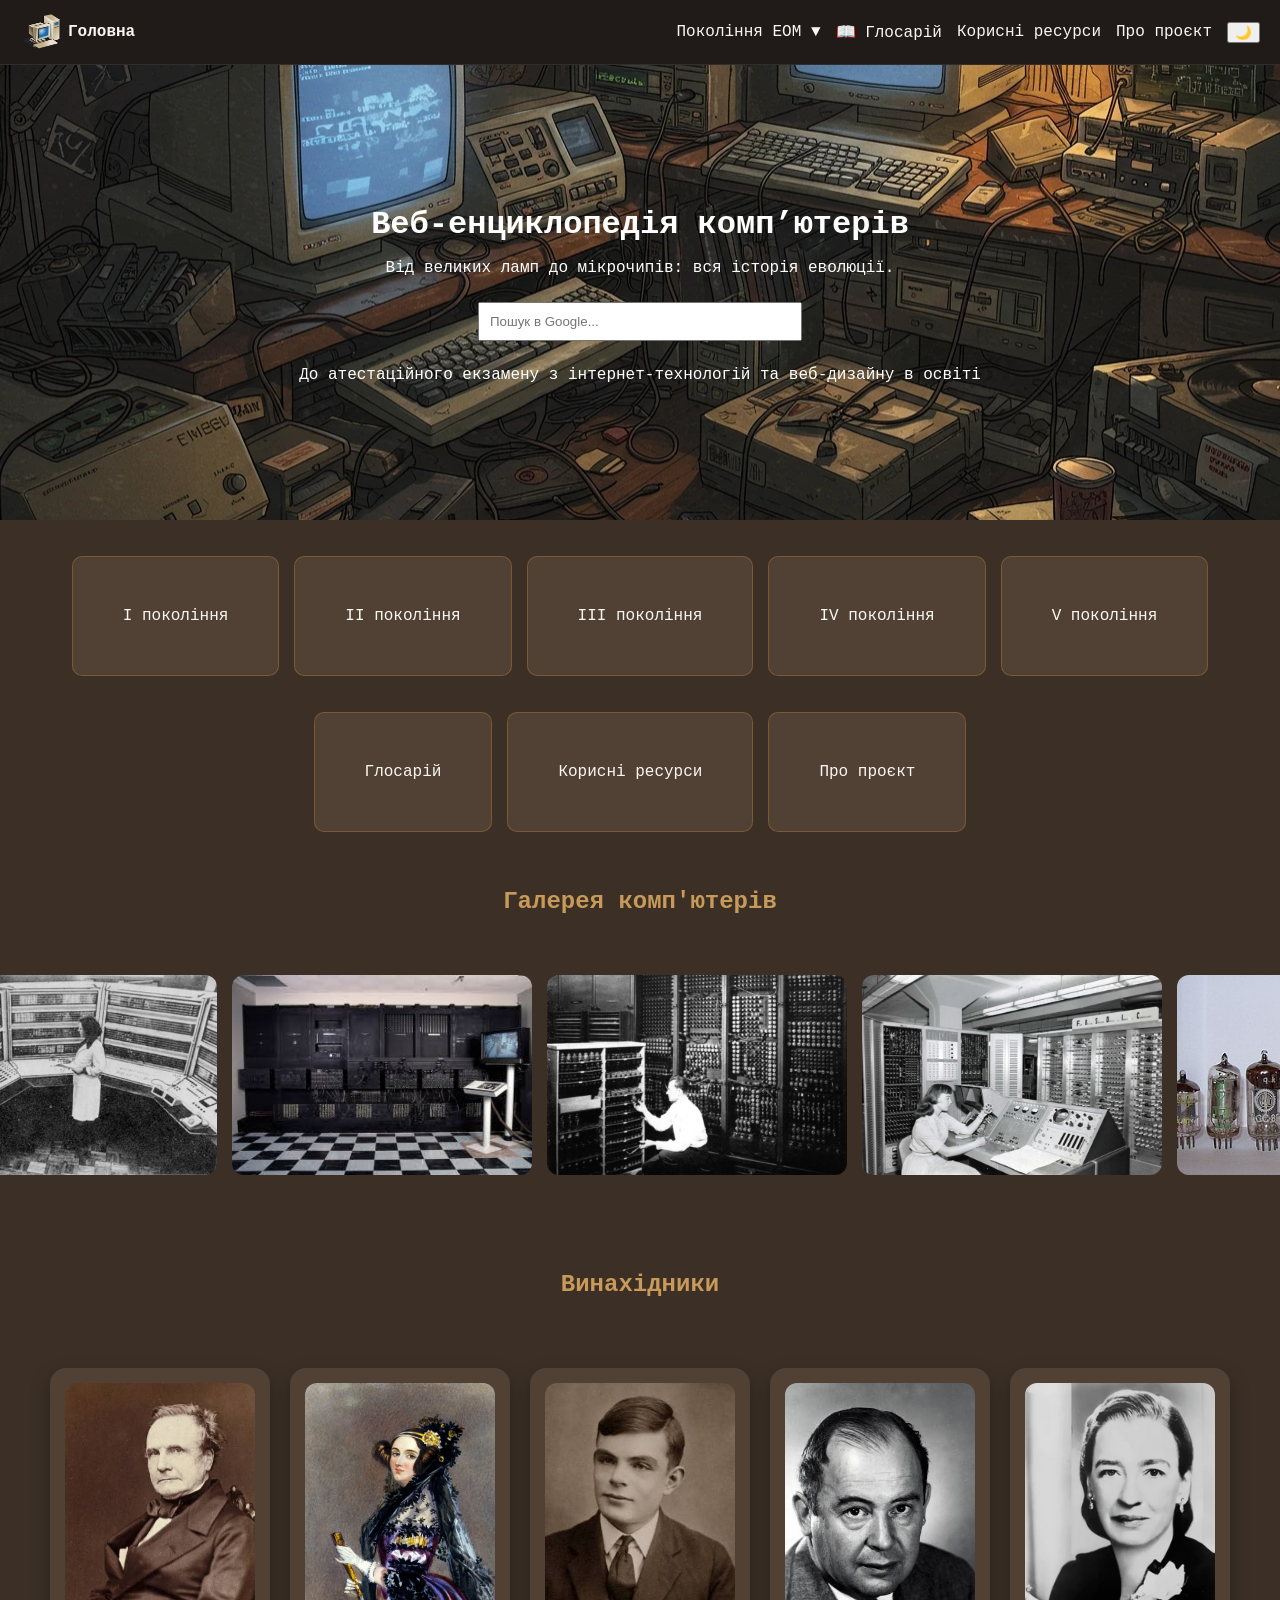
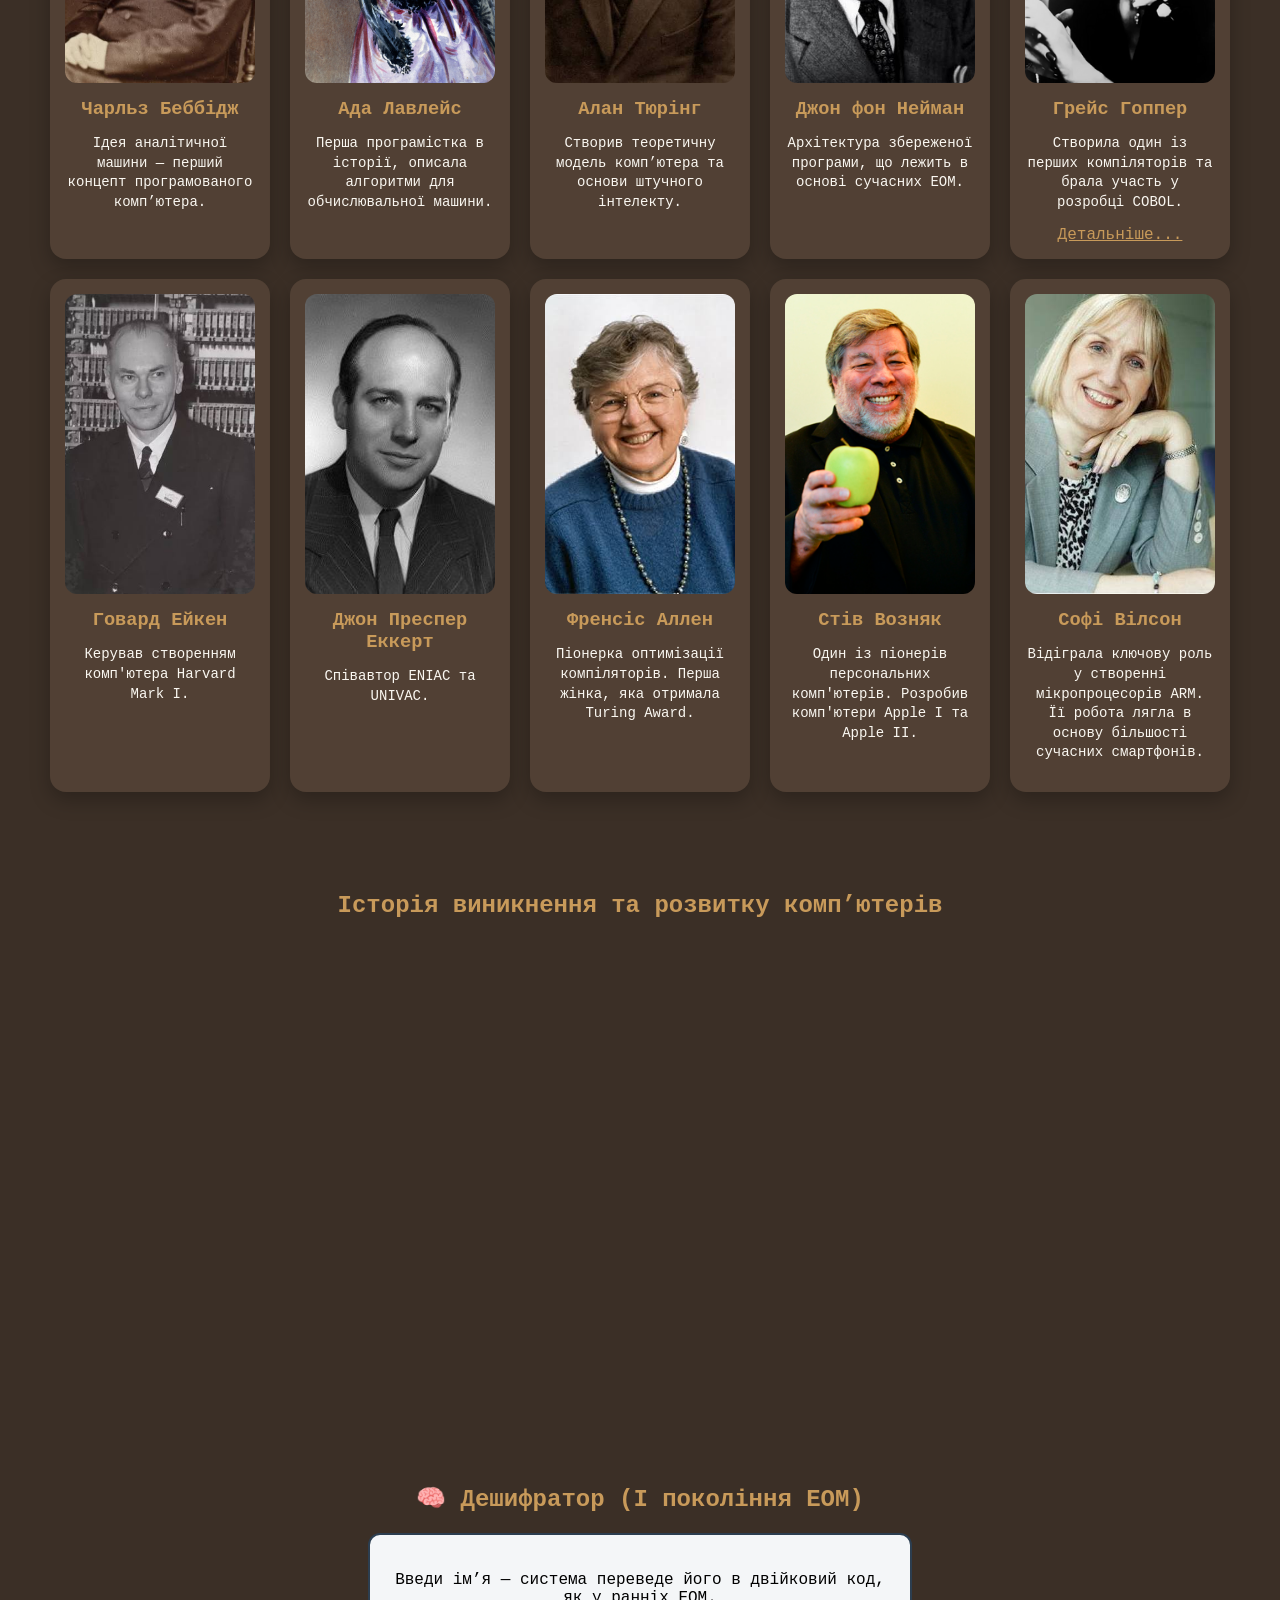
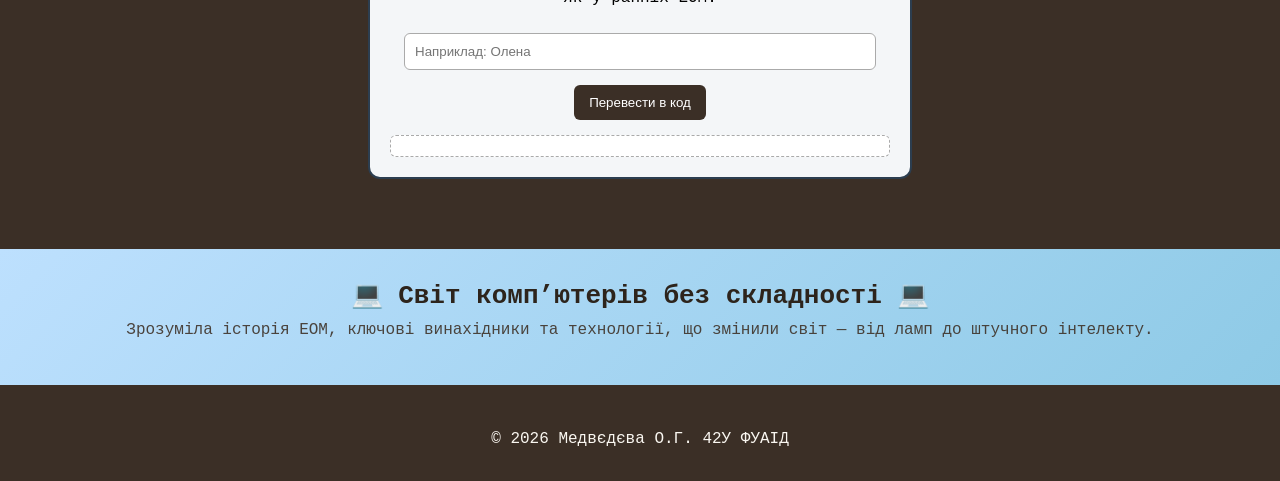
<file: index.html>
<!DOCTYPE html>
<html lang="uk">
<head>
<meta charset="UTF-8">
<meta name="viewport" content="width=device-width, initial-scale=1.0">
<title>Веб-енциклопедія комп’ютерів</title>
<link rel="stylesheet" href="style.css">
</head>
<body>
<header class="page-header">
<a href="index.html" class="logo">
<img src="лого.png" alt="Лого" class="logo-img">Головна</a>
<div class="nav-actions">
 <div class="dropdown">
            <a href="#">Покоління ЕОМ ▼</a>
            <div class="dropdown-content">
                <a href="gen1.html">I покоління</a>
                <a href="gen2.html">II покоління</a>
                <a href="gen3.html">III покоління</a>
                <a href="gen4.html">IV покоління</a>
                <a href="gen5.html">V покоління</a>
            </div>
        </div>
 <a href="glossary.html">📖 Глосарій</a>
 <a href="links.html">Корисні ресурси</a>
 <a href="about.html">Про проєкт</a>
 <button id="themeToggle">🌙</button>
</div>
</header>
<header class="hero">
<h1>Веб-енциклопедія комп’ютерів</h1>
<p class="slogan">Від великих ламп до мікрочипів: вся історія еволюції.</p>
<div class="search-box">
<form id="googleSearch">
<input type="text" id="search" placeholder="Пошук в Google...">
</form>
</div>
 <p class="slogan">До атестаційного екзамену з інтернет-технологій та веб-дизайну в освіті</p>
</header>
<br><br>
<section class="nav-cards">
  <a href="gen1.html" class="card">I покоління</a>
  <a href="gen2.html" class="card">II покоління</a>
  <a href="gen3.html" class="card">III покоління</a>
  <a href="gen4.html" class="card">IV покоління</a>
  <a href="gen5.html" class="card">V покоління</a>
</section>
<br><br>
<section class="extra">
  <a href="glossary.html" class="card small">Глосарій</a>
  <a href="links.html" class="card small">Корисні ресурси</a>
  <a href="about.html" class="card small">Про проєкт</a>
</section>
<br><br>
<center><h2>Галерея комп'ютерів</h2></center>
<div class="gallery">
<img src="1.jpg">
<img src="2.jpg">
<img src="3.jpg">
<img src="4.jpg">
<img src="6.jpg">
<img src="5.jpg">
<img src="7.jpg">
<img src="8.jpg">
<img src="9.jpg">
<img src="11.jpg">
<img src="14.jpg">
<img src="15.jpg">
<img src="29.jpg">
</div>
<br><br>
<section class="inventors-block">
<center><h2>Винахідники</h2></center>
<div class="inventors-grid">

<div class="inventor-card">
<img src="222.jpg" alt="Чарльз Беббідж">
<div class="info">
<h3>Чарльз Беббідж</h3>
<p>Ідея аналітичної машини — перший концепт програмованого комп’ютера.</p>
</div></div>

<div class="inventor-card">
<img src="444.jpg" alt="Ада Лавлейс">
<div class="info">
<h3>Ада Лавлейс</h3>
<p>Перша програмістка в історії, описала алгоритми для обчислювальної машини.</p>
</div></div>

<div class="inventor-card">
<img src="555.jpg" alt="Алан Тюрінг">
<div class="info">
<h3>Алан Тюрінг</h3>
<p>Створив теоретичну модель комп’ютера та основи штучного інтелекту.</p>
</div></div>

<div class="inventor-card">
<img src="666.jpg" alt="Джон фон Нейман">
<div class="info">
<h3>Джон фон Нейман</h3>
<p>Архітектура збереженої програми, що лежить в основі сучасних ЕОМ.</p>
</div></div>

<div class="inventor-card">
<img src="777.png" alt="Грейс Гопер">
<div class="info">
<h3>Грейс Гоппер</h3>
<p>Створила один із перших компіляторів та брала участь у розробці COBOL.</p>
<a href="https://uk.wikipedia.org/wiki/%D2%90%D1%80%D0%B5%D0%B9%D1%81_%D0%93%D0%BE%D0%BF%D0%BF%D0%B5%D1%80" target="_blank">Детальніше...</a>
</div></div>

<div class="inventor-card">
<img src="888.jpg" alt="Говард айкен">
<div class="info">
<h3>Говард Ейкен</h3>
<p>Керував створенням комп'ютера Harvard Mark I.</p>
</div></div>

<div class="inventor-card">
<img src="999.jpg" alt="Джон Еккерт">
<div class="info">
<h3>Джон Преспер Еккерт</h3>
<p>Співавтор ENIAC та UNIVAC.</p>
</div></div>

<div class="inventor-card">
<img src="9999.jpg" alt="Френсіс ален">
<div class="info">
<h3>Френсіс Аллен</h3>
<p>Піонерка оптимізації компіляторів. Перша жінка, яка отримала Turing Award.</p>
</div></div>

<div class="inventor-card">
<img src="9991.jpg" alt="стів возняк">
<div class="info">
<h3>Стів Возняк</h3>
<p>Один із піонерів персональних комп'ютерів. Розробив комп'ютери Apple I та Apple II.</p>
</div></div>

<div class="inventor-card">
<img src="9992.jpg" alt="софі вілсон">
<div class="info">
<h3>Софі Вілсон</h3>
<p>Відіграла ключову роль у створенні мікропроцесорів ARM. Її робота лягла в основу більшості сучасних смартфонів.</p>
</div></div>

</div>
</section>

<section class="video">
<center><h2>Історія виникнення та розвитку комп’ютерів</h2></center>
<div class="video-wrapper">
<iframe width="560" height="315" src="https://www.youtube.com/embed/nx83Qa7lwtc?si=ybKz7V8EIxUUQUq3" title="YouTube video player" frameborder="0" allow="accelerometer; autoplay; clipboard-write; encrypted-media; gyroscope; picture-in-picture; web-share" referrerpolicy="strict-origin-when-cross-origin" allowfullscreen>
</iframe>
</div>
</section>

 <section class="decoder-section">
  <center><h2>🧠 Дешифратор (I покоління ЕОМ)</h2></center>

  <div class="decoder-box">
    <p>Введи ім’я — система переведе його в двійковий код, як у ранніх ЕОМ.</p>

    <input type="text" id="nameInput" placeholder="Наприклад: Олена">

    <button onclick="encodeToBinary()">Перевести в код</button>

    <div class="output" id="binaryOutput"></div>
  </div>
</section>
 
<div class="banner">
  <h1>💻 Світ комп’ютерів без складності 💻</h1>
  <p>
    Зрозуміла історія ЕОМ, ключові винахідники та технології,
    що змінили світ — від ламп до штучного інтелекту.
  </p>
</div>
<button id="toTop">▲</button>
<script src="main.js"></script>
<footer>© 2026 Медвєдєва О.Г. 42У ФУАІД</footer>
<br>
</body>
</html>
</file>
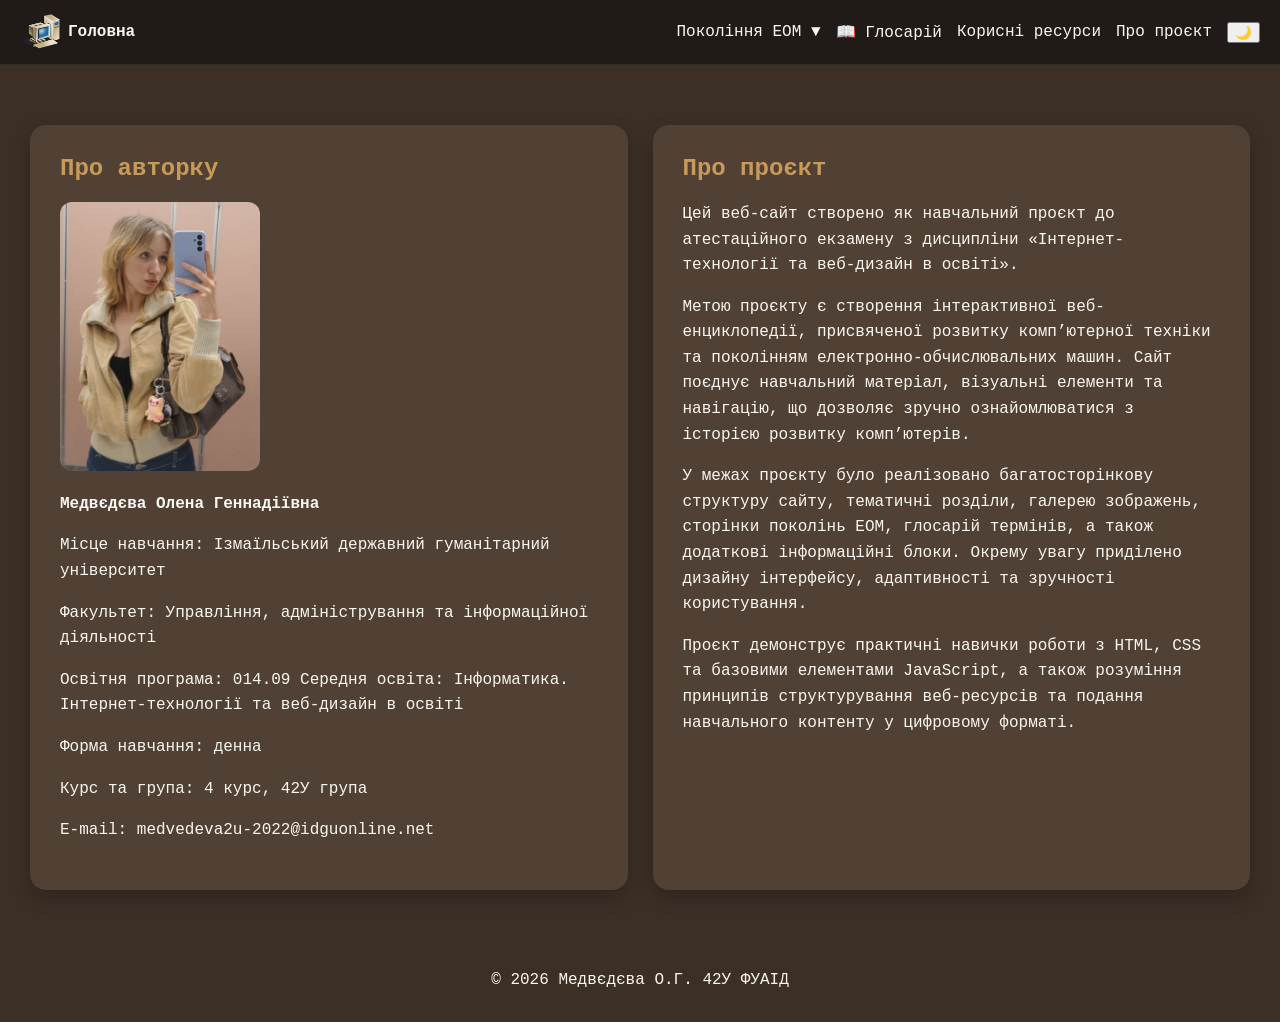
<file: about.html>
<!DOCTYPE html>
<html lang="uk">
<head>
<meta charset="UTF-8">
<meta name="viewport" content="width=device-width, initial-scale=1.0">
<title>Про сайт</title>
<link rel="stylesheet" href="style.css">
</head>
<body>
<header class="page-header">
<a href="index.html" class="logo">
<img src="лого.png" alt="Лого" class="logo-img">Головна</a>
<div class="nav-actions">
<div class="dropdown">
            <a href="#">Покоління ЕОМ ▼</a>
            <div class="dropdown-content">
                <a href="gen1.html">I покоління</a>
                <a href="gen2.html">II покоління</a>
                <a href="gen3.html">III покоління</a>
                <a href="gen4.html">IV покоління</a>
                <a href="gen5.html">V покоління</a>
            </div>
        </div>
 <a href="glossary.html">📖 Глосарій</a>
 <a href="links.html">Корисні ресурси</a>
 <a href="about.html">Про проєкт</a>
 <button id="themeToggle">🌙</button>
</div>
</header>
<div class="about-grid">

<div class="about-card">
<div class="author-block">
<h2>Про авторку</h2>
<img src = "я.jpg" class="about-img" alt = "Моє фото">
<p><strong>Медвєдєва Олена Геннадіївна</strong></p>
<p>Місце навчання: Ізмаїльський державний гуманітарний університет</p>
<p>Факультет: Управління, адміністрування та інформаційної діяльності</p>
<p>Освітня програма: 014.09 Середня освіта: Інформатика. Інтернет-технології та веб-дизайн в освіті</p>
<p>Форма навчання: денна</p>
<p>Курс та група: 4 курс, 42У група</p>
<p>E-mail: medvedeva2u-2022@idguonline.net</p>
</div>
</div>
<div class="about-card">
<h2>Про проєкт</h2>
<p>Цей веб-сайт створено як навчальний проєкт до атестаційного екзамену з дисципліни «Інтернет-технології та веб-дизайн в освіті».</p>
<p>Метою проєкту є створення інтерактивної веб-енциклопедії, присвяченої розвитку комп’ютерної техніки та поколінням електронно-обчислювальних машин. Сайт поєднує навчальний матеріал, візуальні елементи та навігацію, що дозволяє зручно ознайомлюватися з історією розвитку комп’ютерів.</p>
<p>У межах проєкту було реалізовано багатосторінкову структуру сайту, тематичні розділи, галерею зображень, сторінки поколінь ЕОМ, глосарій термінів, а також додаткові інформаційні блоки. Окрему увагу приділено дизайну інтерфейсу, адаптивності та зручності користування.</p>
<p>Проєкт демонструє практичні навички роботи з HTML, CSS та базовими елементами JavaScript, а також розуміння принципів структурування веб-ресурсів та подання навчального контенту у цифровому форматі.</p>
</div>
</div>
<br><br>
<button id="toTop">▲</button>
<script src="main.js"></script>
<footer>© 2026 Медвєдєва О.Г. 42У ФУАІД</footer>
<br>
</body>
</html>
</file>
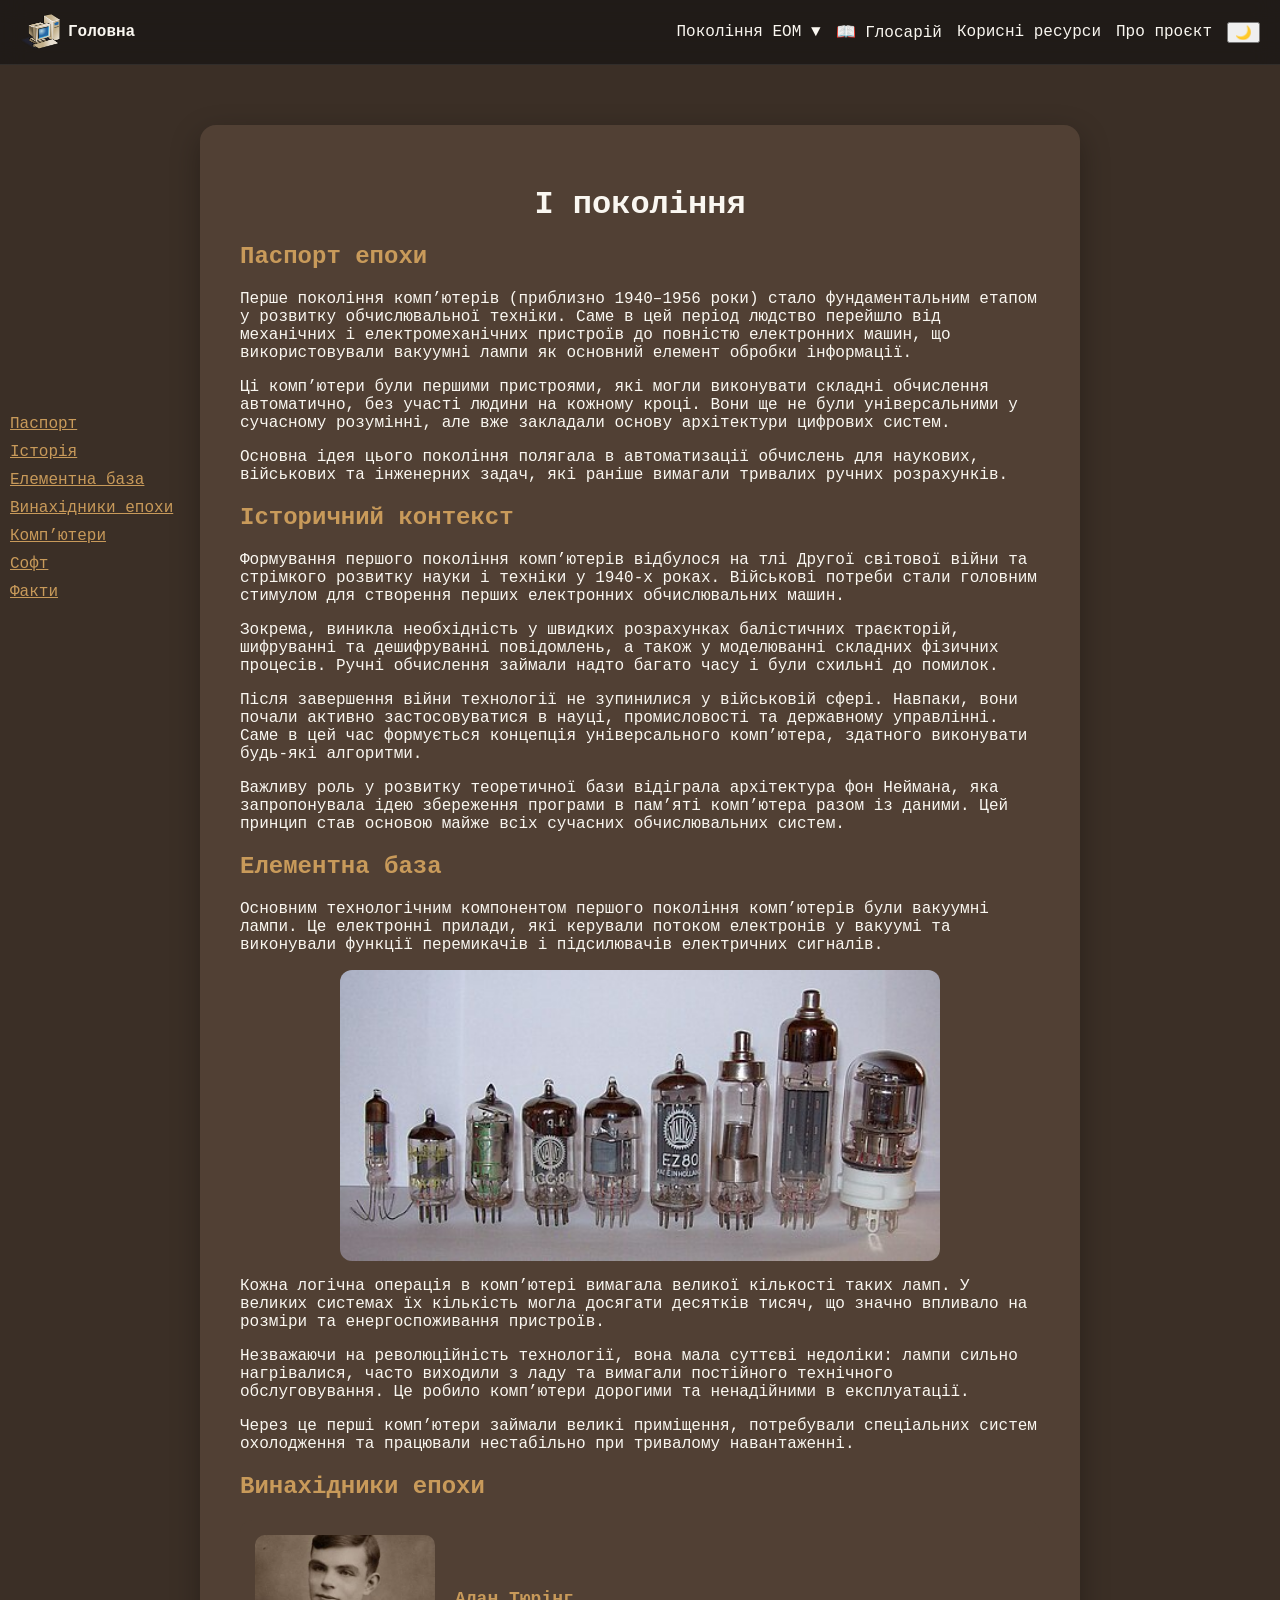
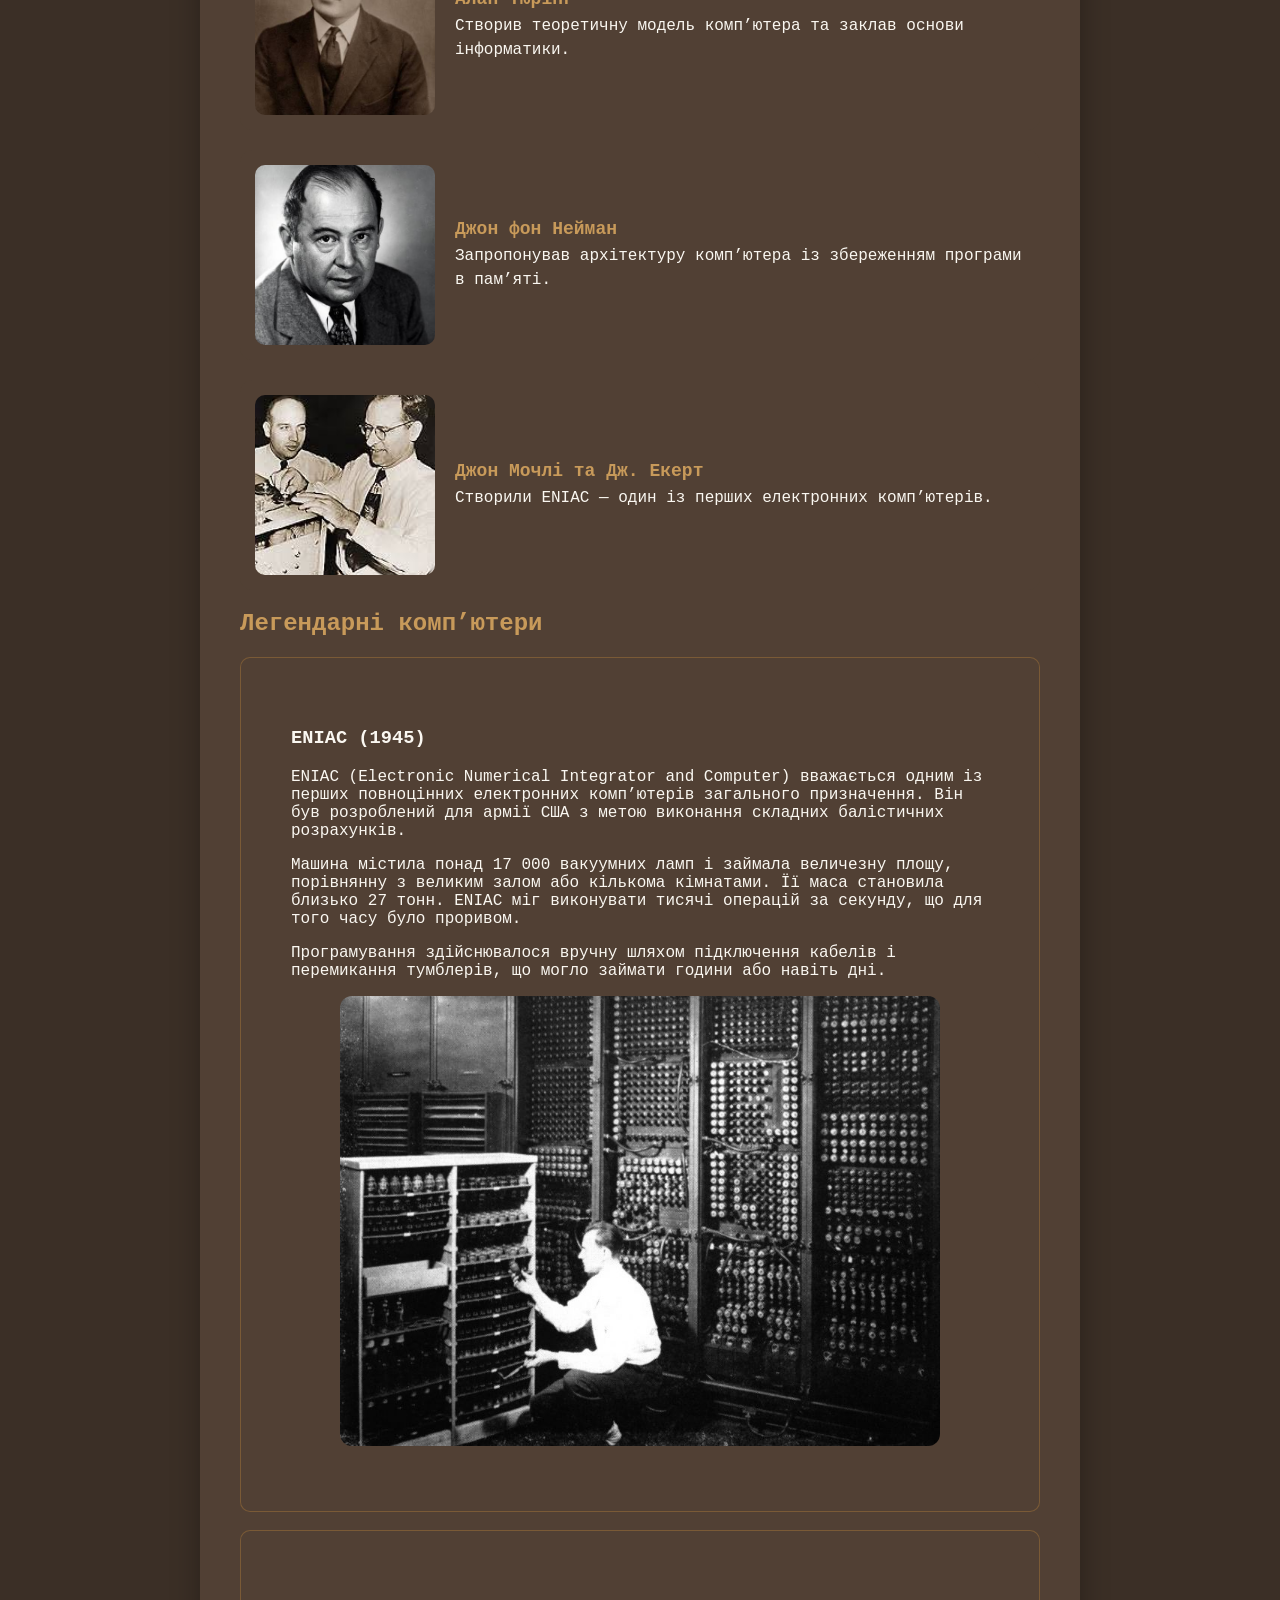
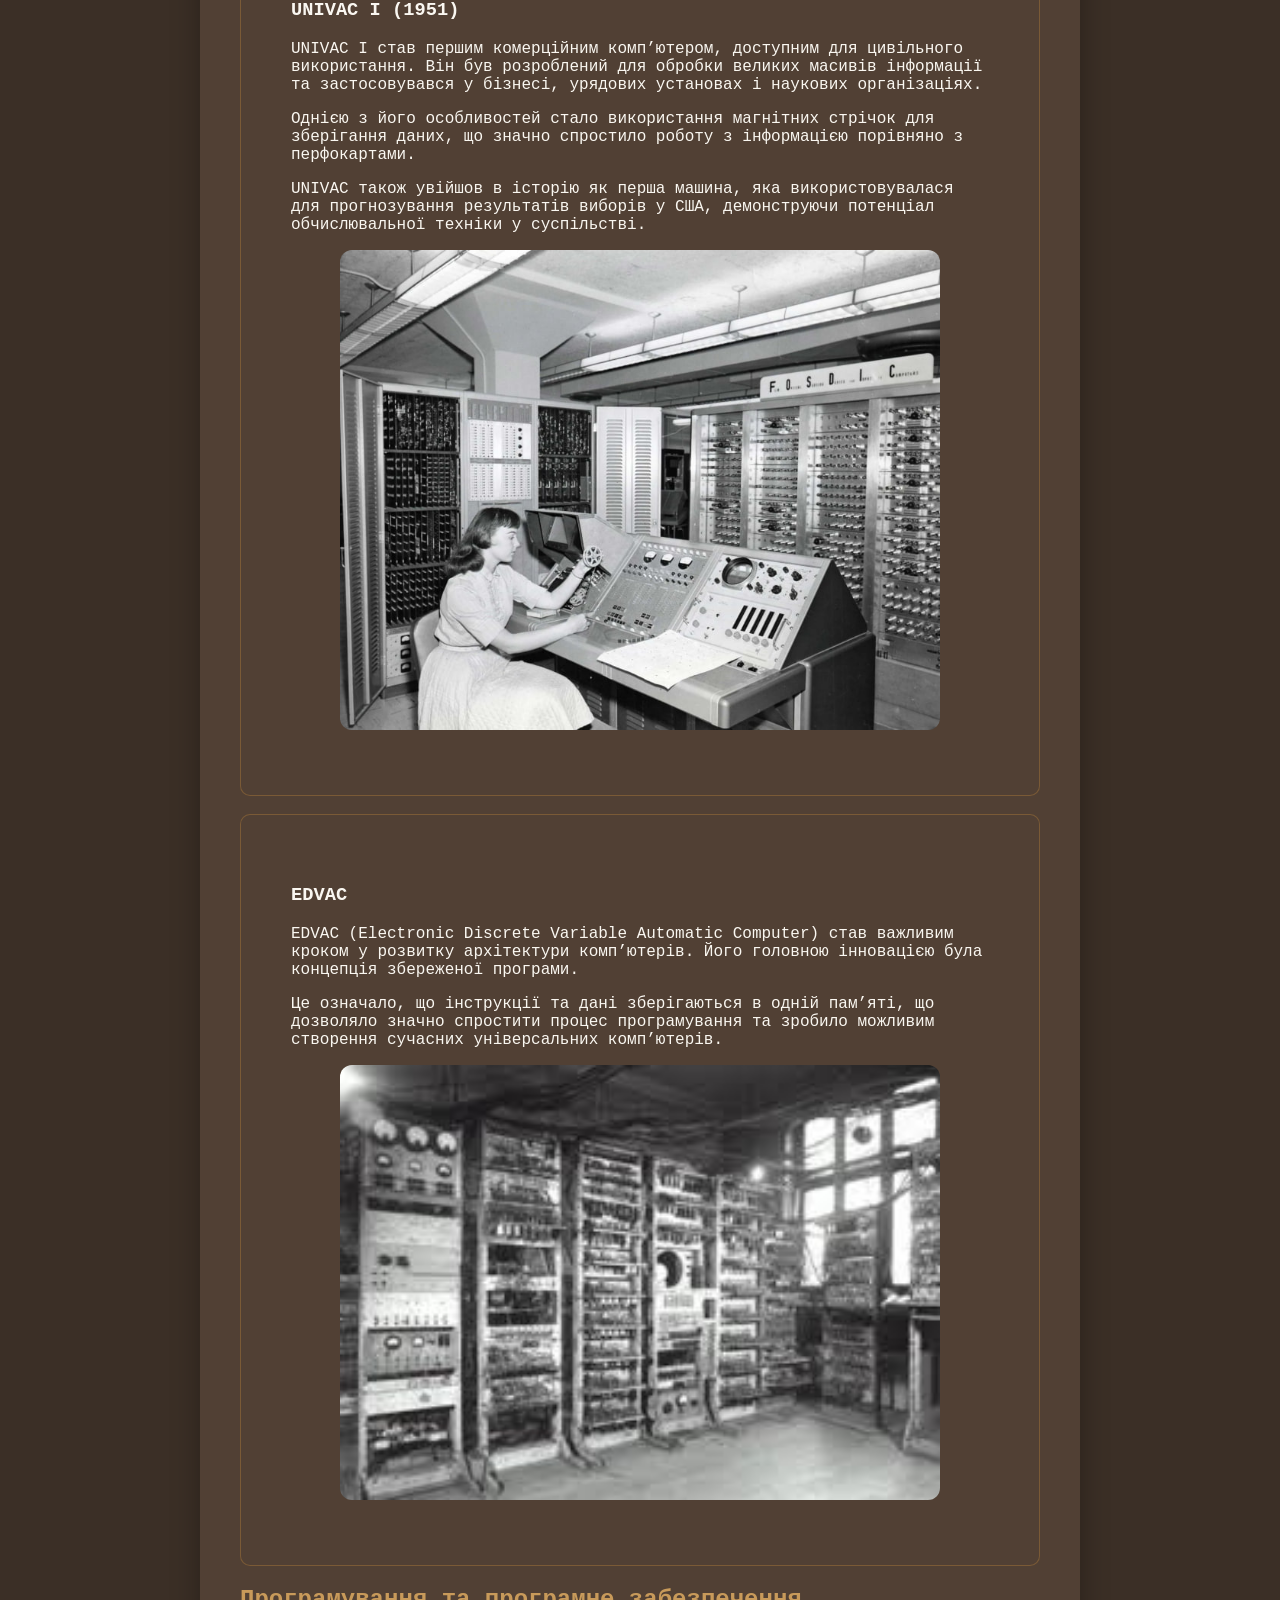
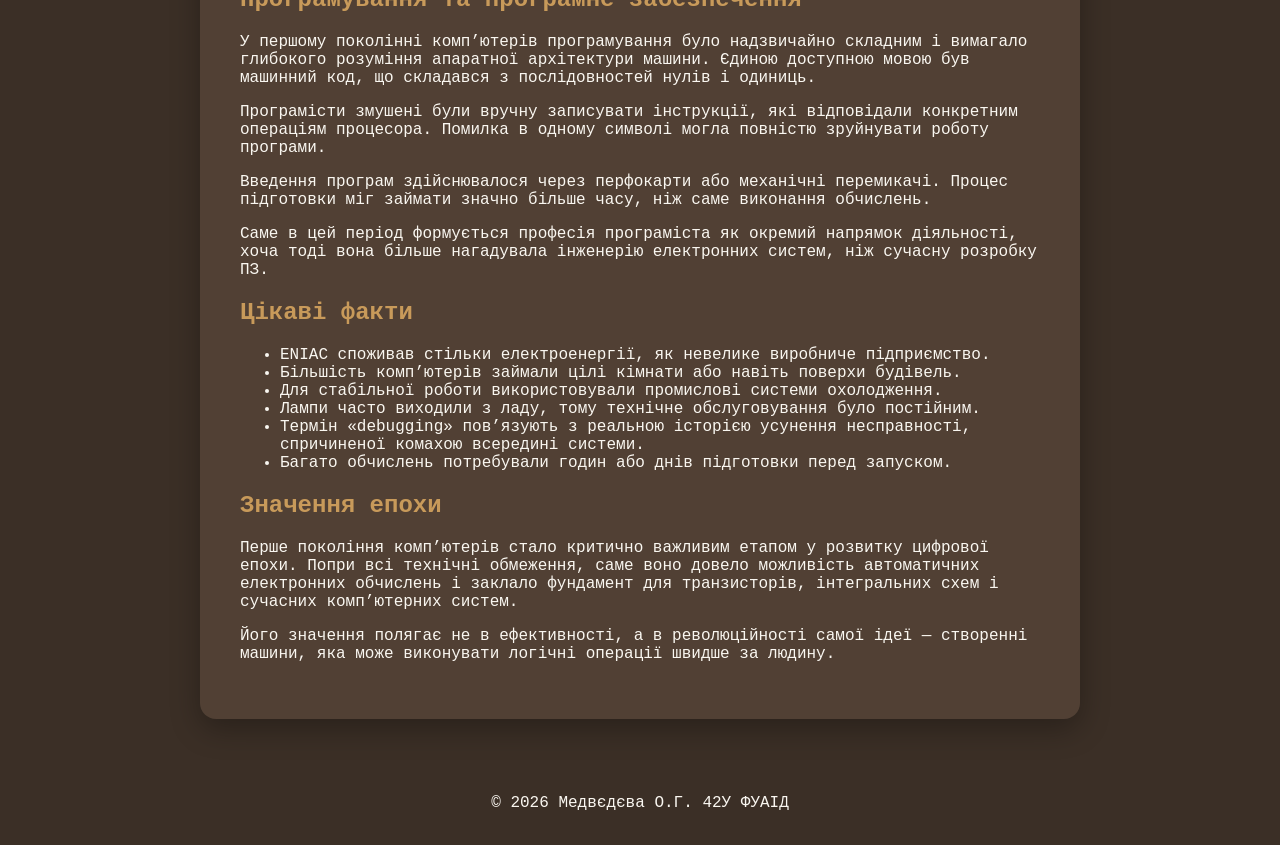
<file: gen1.html>
<!DOCTYPE html>
<html lang="uk">
<head>
<meta charset="UTF-8">
<meta name="viewport" content="width=device-width, initial-scale=1.0">
<title>Покоління комп’ютерів</title>
<link rel="stylesheet" href="style.css">
</head>
<body>
<header class="page-header">
<a href="index.html" class="logo">
<img src="лого.png" alt="Лого" class="logo-img">Головна</a>
<div class="nav-actions">
<div class="dropdown">
            <a href="#">Покоління ЕОМ ▼</a>
            <div class="dropdown-content">
                <a href="gen1.html">I покоління</a>
                <a href="gen2.html">II покоління</a>
                <a href="gen3.html">III покоління</a>
                <a href="gen4.html">IV покоління</a>
                <a href="gen5.html">V покоління</a>
            </div>
        </div>
 <a href="glossary.html">📖 Глосарій</a>
 <a href="links.html">Корисні ресурси</a>
 <a href="about.html">Про проєкт</a>
 <button id="themeToggle">🌙</button>
</div>
</header>
<nav class="side-nav">
  <a href="#passport">Паспорт</a>
  <a href="#context">Історія</a>
  <a href="#base">Елементна база</a>
  <a href="#inventors1">Винахідники епохи</a>
  <a href="#machines">Комп’ютери</a>
  <a href="#software">Софт</a>
  <a href="#facts">Факти</a>
</nav>
<div class="page-wrapper">
<center><h1>I покоління</h1></center>
<section id="passport">
   <h2>Паспорт епохи</h2>

  <p>
    Перше покоління комп’ютерів (приблизно 1940–1956 роки) стало фундаментальним етапом у розвитку
    обчислювальної техніки. Саме в цей період людство перейшло від механічних і електромеханічних
    пристроїв до повністю електронних машин, що використовували вакуумні лампи як основний елемент
    обробки інформації.
  </p>
  <p>
    Ці комп’ютери були першими пристроями, які могли виконувати складні обчислення автоматично,
    без участі людини на кожному кроці. Вони ще не були універсальними у сучасному розумінні,
    але вже закладали основу архітектури цифрових систем.
  </p>

  <p>
    Основна ідея цього покоління полягала в автоматизації обчислень для наукових, військових
    та інженерних задач, які раніше вимагали тривалих ручних розрахунків.
  </p>
 </section>

<section id="context">
  <h2>Історичний контекст</h2>

  <p>
    Формування першого покоління комп’ютерів відбулося на тлі Другої світової війни та
    стрімкого розвитку науки і техніки у 1940-х роках. Військові потреби стали головним
    стимулом для створення перших електронних обчислювальних машин.
  </p>

  <p>
    Зокрема, виникла необхідність у швидких розрахунках балістичних траєкторій, шифруванні
    та дешифруванні повідомлень, а також у моделюванні складних фізичних процесів.
    Ручні обчислення займали надто багато часу і були схильні до помилок.
  </p>

  <p>
    Після завершення війни технології не зупинилися у військовій сфері. Навпаки,
    вони почали активно застосовуватися в науці, промисловості та державному управлінні.
    Саме в цей час формується концепція універсального комп’ютера, здатного виконувати
    будь-які алгоритми.
  </p>

  <p>
    Важливу роль у розвитку теоретичної бази відіграла архітектура фон Неймана,
    яка запропонувала ідею збереження програми в пам’яті комп’ютера разом із даними.
    Цей принцип став основою майже всіх сучасних обчислювальних систем.
  </p>
</section>

<section id="base">
  <h2>Елементна база</h2>

  <p>
    Основним технологічним компонентом першого покоління комп’ютерів були вакуумні лампи.
    Це електронні прилади, які керували потоком електронів у вакуумі та виконували функції
    перемикачів і підсилювачів електричних сигналів.
  </p>
<img src = '6.jpg' class="text-img">
  <p>
    Кожна логічна операція в комп’ютері вимагала великої кількості таких ламп.
    У великих системах їх кількість могла досягати десятків тисяч, що значно впливало
    на розміри та енергоспоживання пристроїв.
  </p>

  <p>
    Незважаючи на революційність технології, вона мала суттєві недоліки:
    лампи сильно нагрівалися, часто виходили з ладу та вимагали постійного технічного
    обслуговування. Це робило комп’ютери дорогими та ненадійними в експлуатації.
  </p>

  <p>
    Через це перші комп’ютери займали великі приміщення, потребували спеціальних систем
    охолодження та працювали нестабільно при тривалому навантаженні.
  </p>
</section>

<section id="inventors1">
<h2>Винахідники епохи</h2>
<div class = "inventor-row">
  <img src="555.jpg">
  <div>
    <b>Алан Тюрінг</b>
    <p>Створив теоретичну модель комп’ютера та заклав основи інформатики.</p>
  </div>
</div>

<div class = "inventor-row">
  <img src="666.jpg">
  <div>
    <b>Джон фон Нейман</b>
    <p>Запропонував архітектуру комп’ютера із збереженням програми в пам’яті.</p>
  </div>
</div>

<div class = "inventor-row">
  <img src="17.jpg">
  <div>
    <b>Джон Мочлі та Дж. Екерт</b>
    <p>Створили ENIAC — один із перших електронних комп’ютерів.</p>
  </div>
</div>
</section>

<section id="machines">
   <h2>Легендарні комп’ютери</h2>

  <div class="card">
    <h3>ENIAC (1945)</h3>
    <p>
      ENIAC (Electronic Numerical Integrator and Computer) вважається одним із перших
      повноцінних електронних комп’ютерів загального призначення. Він був розроблений
      для армії США з метою виконання складних балістичних розрахунків.
    </p>
    <p>
      Машина містила понад 17 000 вакуумних ламп і займала величезну площу,
      порівнянну з великим залом або кількома кімнатами. Її маса становила близько 27 тонн.
      ENIAC міг виконувати тисячі операцій за секунду, що для того часу було проривом.
    </p>
    <p>
      Програмування здійснювалося вручну шляхом підключення кабелів і перемикання тумблерів,
      що могло займати години або навіть дні.
    </p>
	<img src = '3.jpg' class="text-img">
  </div>
<br>
  <div class="card">
    <h3>UNIVAC I (1951)</h3>
    <p>
      UNIVAC I став першим комерційним комп’ютером, доступним для цивільного використання.
      Він був розроблений для обробки великих масивів інформації та застосовувався
      у бізнесі, урядових установах і наукових організаціях.
    </p>
    <p>
      Однією з його особливостей стало використання магнітних стрічок для зберігання даних,
      що значно спростило роботу з інформацією порівняно з перфокартами.
    </p>
    <p>
      UNIVAC також увійшов в історію як перша машина, яка використовувалася для прогнозування
      результатів виборів у США, демонструючи потенціал обчислювальної техніки у суспільстві.
    </p>
	<img src = '4.jpg' class="text-img">
  </div>
<br>
  <div class="card">
    <h3>EDVAC</h3>
    <p>
      EDVAC (Electronic Discrete Variable Automatic Computer) став важливим кроком
      у розвитку архітектури комп’ютерів. Його головною інновацією була концепція
      збереженої програми.
    </p>
    <p>
      Це означало, що інструкції та дані зберігаються в одній пам’яті, що дозволяло
      значно спростити процес програмування та зробило можливим створення сучасних
      універсальних комп’ютерів.
    </p>
	<img src = '5.jpg' class="text-img">
  </div>
</section>

<section id="software">
  <h2>Програмування та програмне забезпечення</h2>

  <p>
    У першому поколінні комп’ютерів програмування було надзвичайно складним і вимагало
    глибокого розуміння апаратної архітектури машини. Єдиною доступною мовою був машинний код,
    що складався з послідовностей нулів і одиниць.
  </p>

  <p>
    Програмісти змушені були вручну записувати інструкції, які відповідали конкретним
    операціям процесора. Помилка в одному символі могла повністю зруйнувати роботу програми.
  </p>

  <p>
    Введення програм здійснювалося через перфокарти або механічні перемикачі.
    Процес підготовки міг займати значно більше часу, ніж саме виконання обчислень.
  </p>

  <p>
    Саме в цей період формується професія програміста як окремий напрямок діяльності,
    хоча тоді вона більше нагадувала інженерію електронних систем, ніж сучасну розробку ПЗ.
  </p>
</section>

<section id="facts">
  <h2>Цікаві факти</h2>
  <ul>
    <li>ENIAC споживав стільки електроенергії, як невелике виробниче підприємство.</li>
    <li>Більшість комп’ютерів займали цілі кімнати або навіть поверхи будівель.</li>
    <li>Для стабільної роботи використовували промислові системи охолодження.</li>
    <li>Лампи часто виходили з ладу, тому технічне обслуговування було постійним.</li>
    <li>Термін «debugging» пов’язують з реальною історією усунення несправності,
        спричиненої комахою всередині системи.</li>
    <li>Багато обчислень потребували годин або днів підготовки перед запуском.</li>
  </ul>
</section>

  <h2>Значення епохи</h2>
  <p>
    Перше покоління комп’ютерів стало критично важливим етапом у розвитку цифрової епохи.
    Попри всі технічні обмеження, саме воно довело можливість автоматичних електронних
    обчислень і заклало фундамент для транзисторів, інтегральних схем і сучасних
    комп’ютерних систем.
  </p>
  <p>
    Його значення полягає не в ефективності, а в революційності самої ідеї —
    створенні машини, яка може виконувати логічні операції швидше за людину.
  </p>

</div>
<button id="toTop">▲</button>
<script src="main.js"></script>
<footer>© 2026 Медвєдєва О.Г. 42У ФУАІД</footer>
<br>
</body>
</html>
</file>
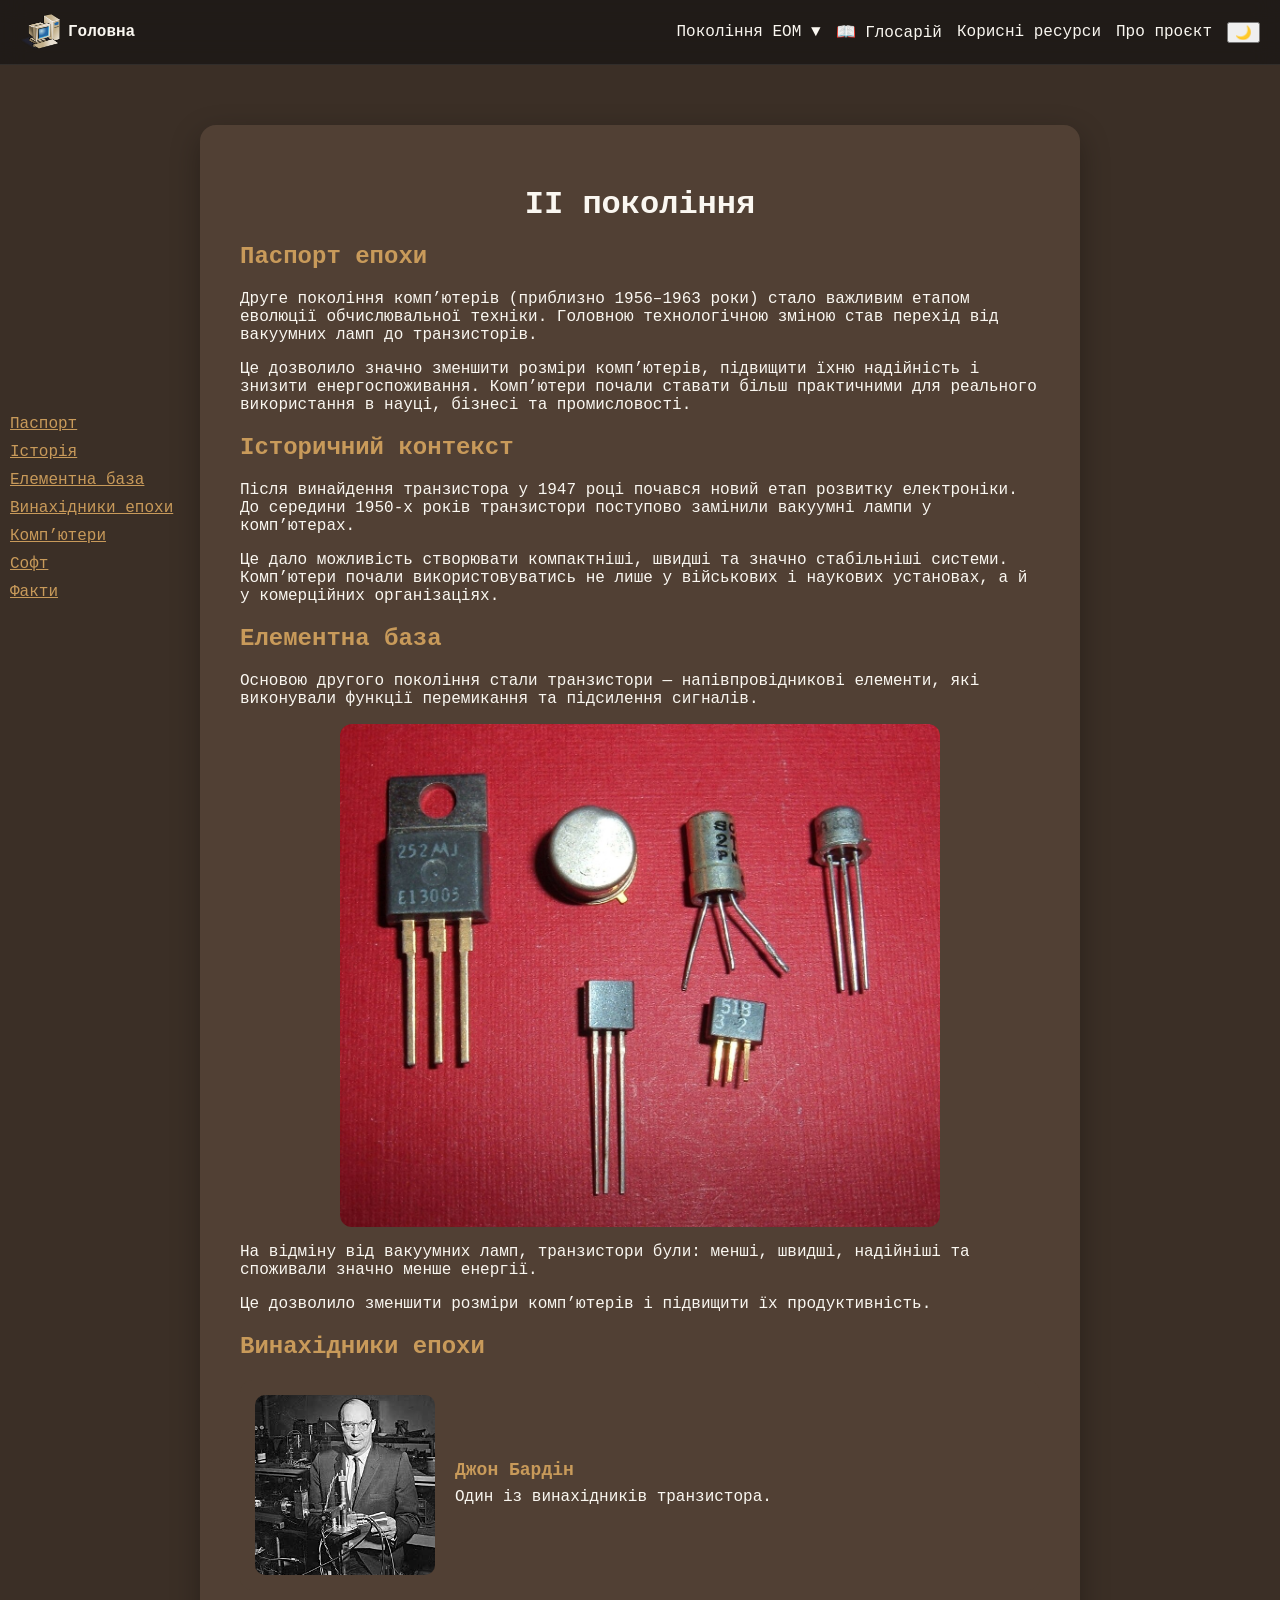
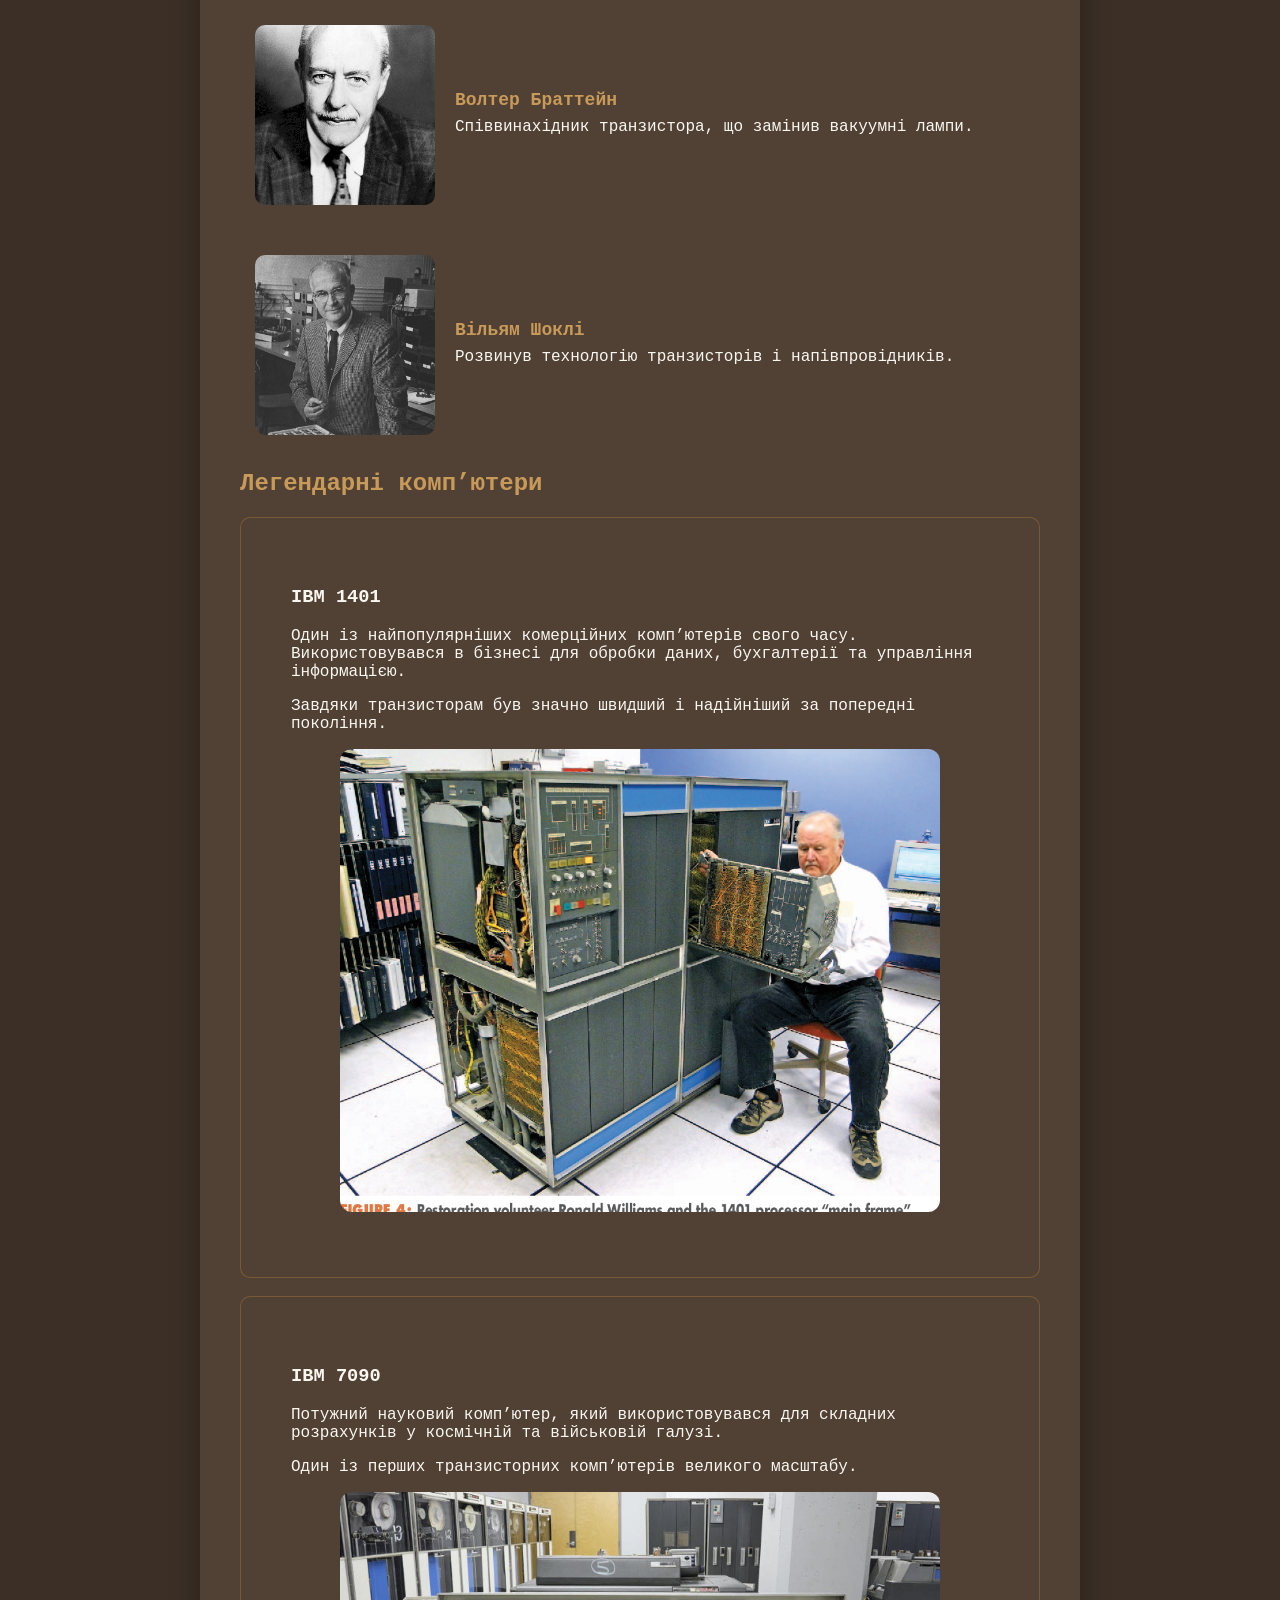
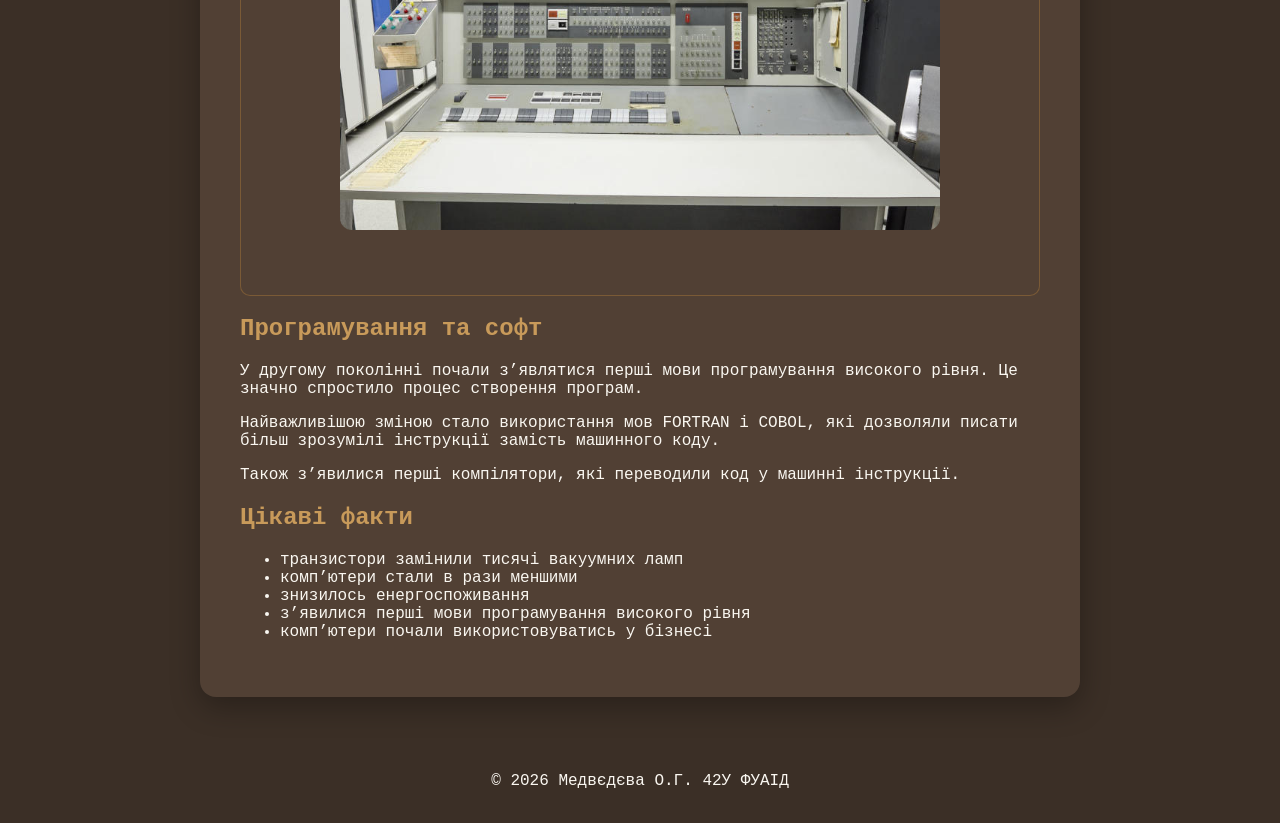
<file: gen2.html>
<!DOCTYPE html>
<html lang="uk">
<head>
<meta charset="UTF-8">
<meta name="viewport" content="width=device-width, initial-scale=1.0">
<title>II покоління комп’ютерів</title>
<link rel="stylesheet" href="style.css">
</head>
<header class="page-header">
<a href="index.html" class="logo">
<img src="лого.png" alt="Лого" class="logo-img">Головна</a>
<div class="nav-actions">
<div class="dropdown">
            <a href="#">Покоління ЕОМ ▼</a>
            <div class="dropdown-content">
                <a href="gen1.html">I покоління</a>
                <a href="gen2.html">II покоління</a>
                <a href="gen3.html">III покоління</a>
                <a href="gen4.html">IV покоління</a>
                <a href="gen5.html">V покоління</a>
            </div>
        </div>
 <a href="glossary.html">📖 Глосарій</a>
 <a href="links.html">Корисні ресурси</a>
 <a href="about.html">Про проєкт</a>
 <button id="themeToggle">🌙</button>
</div>
</header>
<body>
<nav class="side-nav">
  <a href="#passport">Паспорт</a>
  <a href="#context">Історія</a>
  <a href="#base">Елементна база</a>
  <a href="#inventors1">Винахідники епохи</a>
  <a href="#machines">Комп’ютери</a>
  <a href="#software">Софт</a>
  <a href="#facts">Факти</a>
</nav>
<div class="page-wrapper">
<center><h1>II покоління</h1></center>
<section id="passport">
  <h2>Паспорт епохи</h2>
  <p>
    Друге покоління комп’ютерів (приблизно 1956–1963 роки) стало важливим етапом еволюції обчислювальної техніки.
    Головною технологічною зміною став перехід від вакуумних ламп до транзисторів.
  </p>
  <p>
    Це дозволило значно зменшити розміри комп’ютерів, підвищити їхню надійність і знизити енергоспоживання.
    Комп’ютери почали ставати більш практичними для реального використання в науці, бізнесі та промисловості.
  </p>
</section>

<section id="context">
  <h2>Історичний контекст</h2>

  <p>
    Після винайдення транзистора у 1947 році почався новий етап розвитку електроніки.
    До середини 1950-х років транзистори поступово замінили вакуумні лампи у комп’ютерах.
  </p>

  <p>
    Це дало можливість створювати компактніші, швидші та значно стабільніші системи.
    Комп’ютери почали використовуватись не лише у військових і наукових установах, а й у комерційних організаціях.
  </p>
</section>

<section id="base">
  <h2>Елементна база</h2>

  <p>
    Основою другого покоління стали транзистори — напівпровідникові елементи, які виконували
    функції перемикання та підсилення сигналів.
  </p>

  <img src="8.jpg" class="text-img">

  <p>
    На відміну від вакуумних ламп, транзистори були:
    менші, швидші, надійніші та споживали значно менше енергії.
  </p>

  <p>
    Це дозволило зменшити розміри комп’ютерів і підвищити їх продуктивність.
  </p>
</section>

<section id="inventors1">
<h2>Винахідники епохи</h2>
<div class = "inventor-row">
  <img src="20.jpg">
  <div>
    <b>Джон Бардін</b>
    <p>Один із винахідників транзистора.</p>
  </div>
</div>

<div class = "inventor-row">
  <img src="19.jpg">
  <div>
    <b>Волтер Браттейн</b>
    <p>Співвинахідник транзистора, що замінив вакуумні лампи.</p>
  </div>
</div>

<div class = "inventor-row">
  <img src="18.jpg">
  <div>
    <b>Вільям Шоклі</b>
    <p>Розвинув технологію транзисторів і напівпровідників.</p>
  </div>
</div>
</section>

<section id="machines">
  <h2>Легендарні комп’ютери</h2>

  <div class="card">
    <h3>IBM 1401</h3>
    <p>
      Один із найпопулярніших комерційних комп’ютерів свого часу.
      Використовувався в бізнесі для обробки даних, бухгалтерії та управління інформацією.
    </p>
    <p>
      Завдяки транзисторам був значно швидший і надійніший за попередні покоління.
    </p>
    <img src="7.png" class="text-img">
  </div>
<br>
  <div class="card">
    <h3>IBM 7090</h3>
    <p>
      Потужний науковий комп’ютер, який використовувався для складних розрахунків
      у космічній та військовій галузі.
    </p>
    <p>
      Один із перших транзисторних комп’ютерів великого масштабу.
    </p>
    <img src="9.jpg" class="text-img">
  </div>

</section>

<section id="software">
  <h2>Програмування та софт</h2>

  <p>
    У другому поколінні почали з’являтися перші мови програмування високого рівня.
    Це значно спростило процес створення програм.
  </p>

  <p>
    Найважливішою зміною стало використання мов FORTRAN і COBOL, які дозволяли писати
    більш зрозумілі інструкції замість машинного коду.
  </p>

  <p>
    Також з’явилися перші компілятори, які переводили код у машинні інструкції.
  </p>
</section>

<section id="facts">
  <h2>Цікаві факти</h2>

  <ul>
    <li>транзистори замінили тисячі вакуумних ламп</li>
    <li>комп’ютери стали в рази меншими</li>
    <li>знизилось енергоспоживання</li>
    <li>з’явилися перші мови програмування високого рівня</li>
    <li>комп’ютери почали використовуватись у бізнесі</li>
  </ul>
</section>
</div>
<button id="toTop">▲</button>
<script src="main.js"></script>
<footer>© 2026 Медвєдєва О.Г. 42У ФУАІД</footer>
<br>
</body>
</html>
</file>
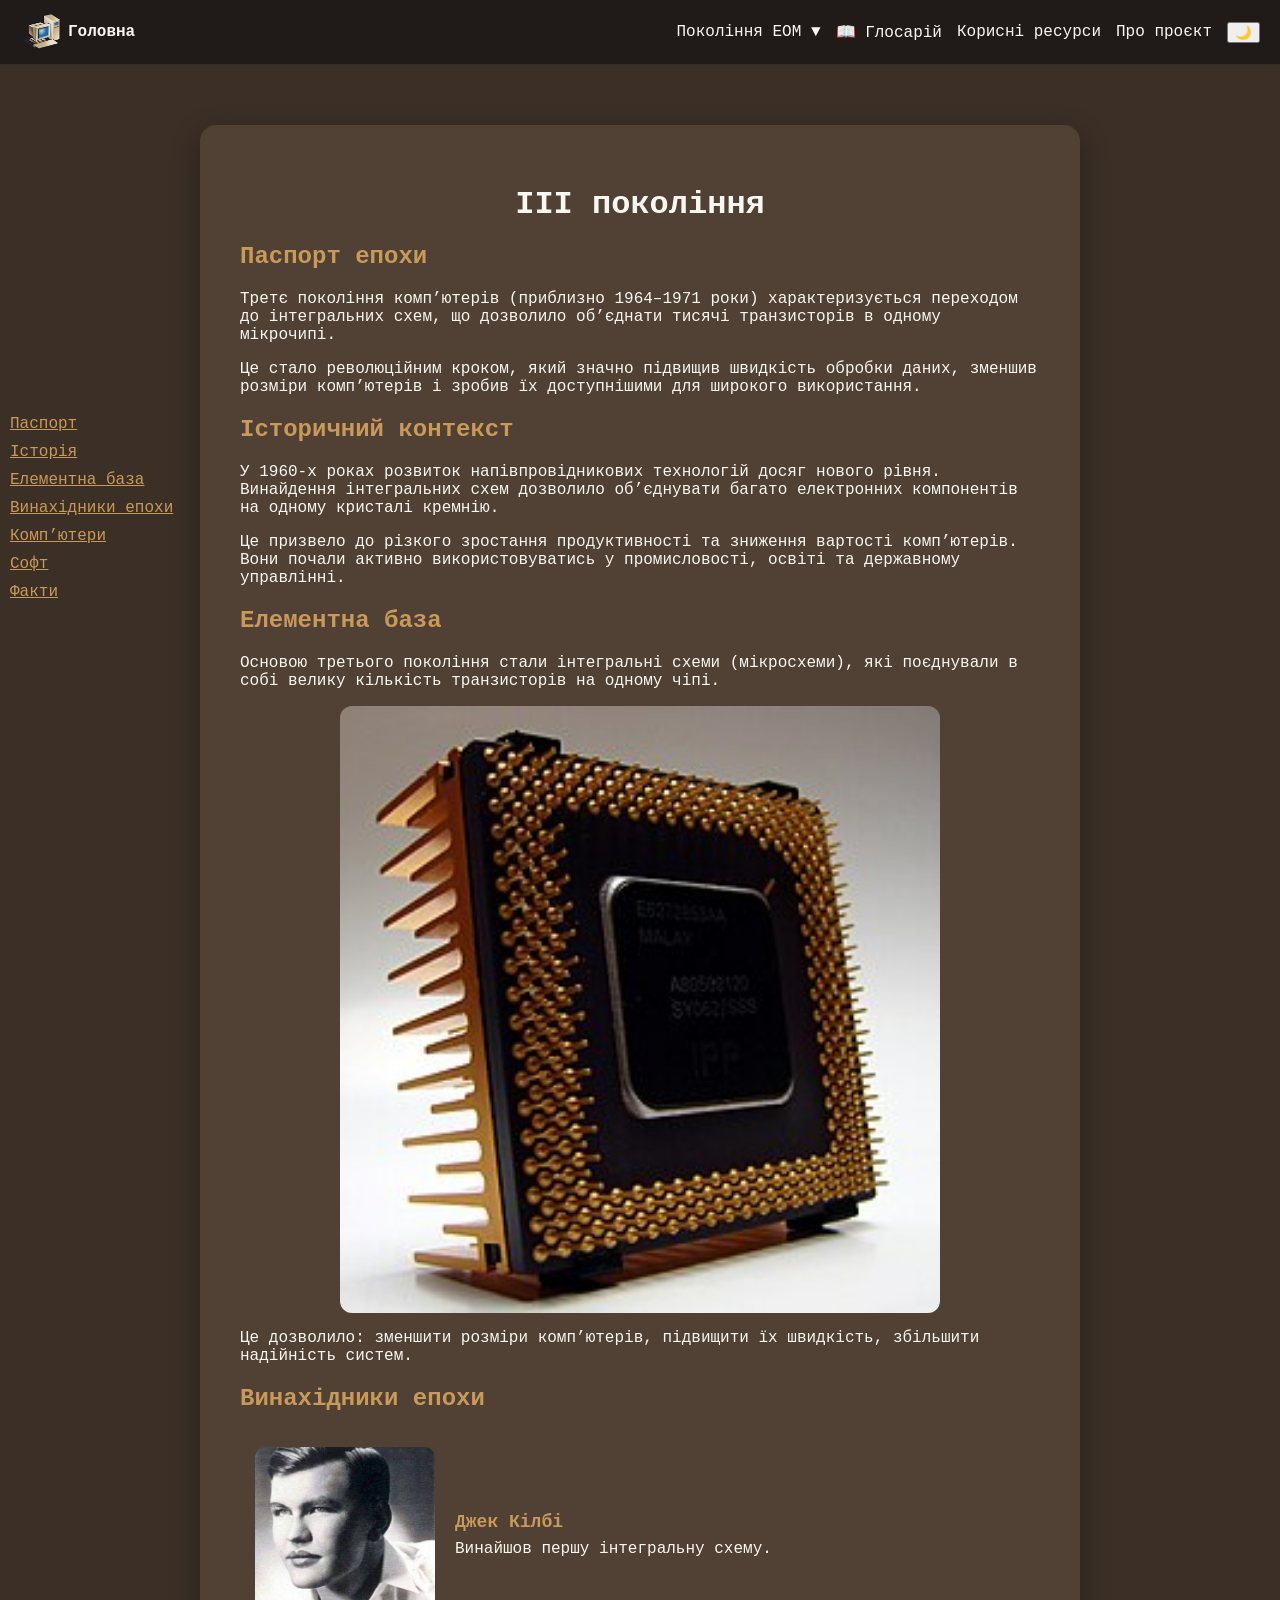
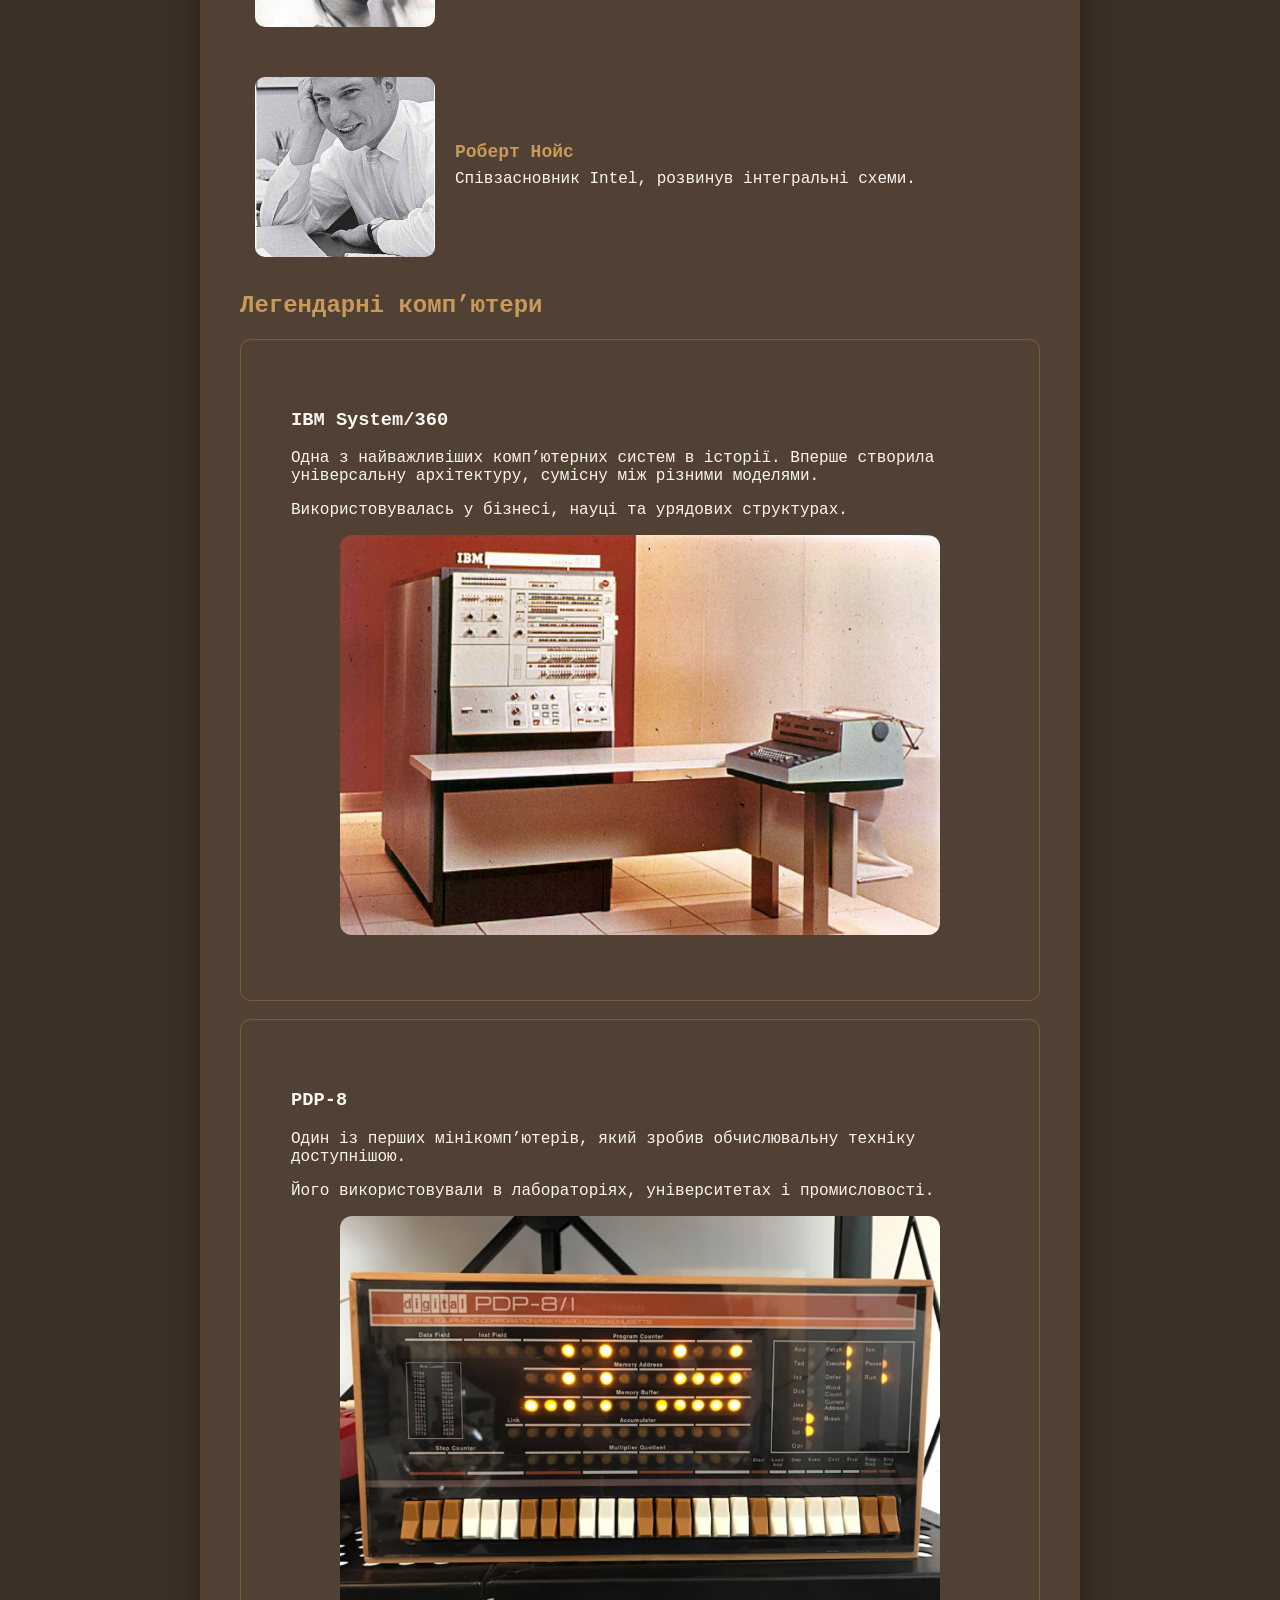
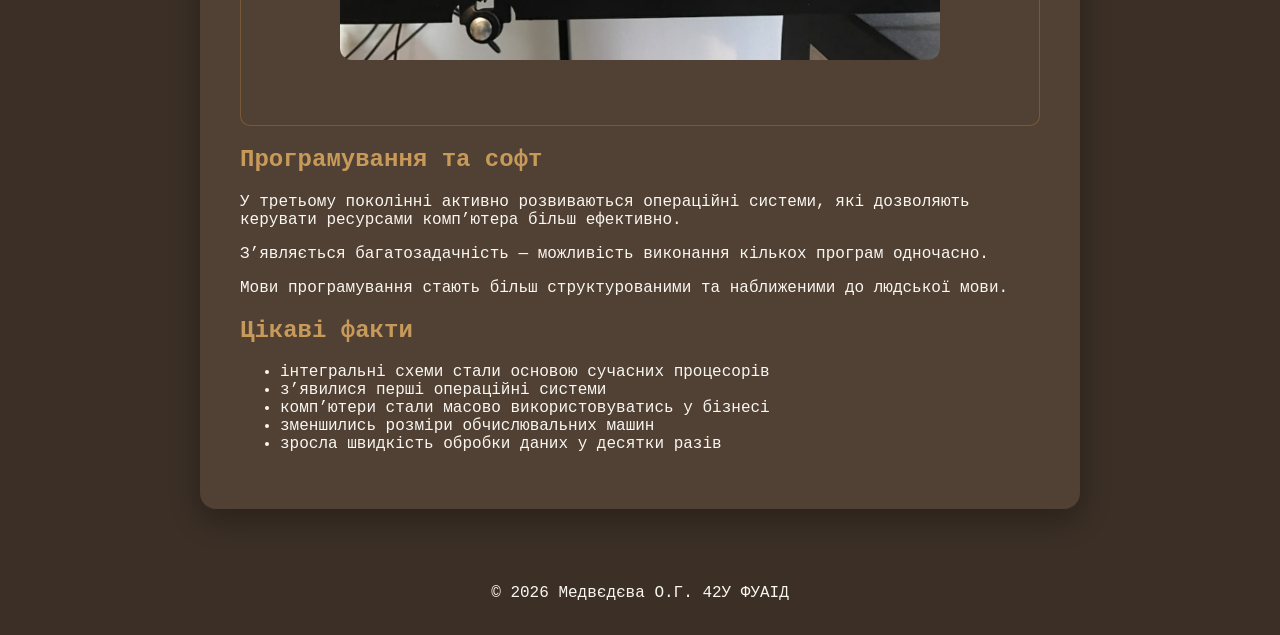
<file: gen3.html>
<!DOCTYPE html>
<html lang="uk">
<head>
<meta charset="UTF-8">
<meta name="viewport" content="width=device-width, initial-scale=1.0">
<title>III покоління комп’ютерів</title>
<link rel="stylesheet" href="style.css">
</head>
<header class="page-header">
<a href="index.html" class="logo">
<img src="лого.png" alt="Лого" class="logo-img">Головна</a>
<div class="nav-actions">
<div class="dropdown">
            <a href="#">Покоління ЕОМ ▼</a>
            <div class="dropdown-content">
                <a href="gen1.html">I покоління</a>
                <a href="gen2.html">II покоління</a>
                <a href="gen3.html">III покоління</a>
                <a href="gen4.html">IV покоління</a>
                <a href="gen5.html">V покоління</a>
            </div>
        </div>
 <a href="glossary.html">📖 Глосарій</a>
 <a href="links.html">Корисні ресурси</a>
 <a href="about.html">Про проєкт</a>
 <button id="themeToggle">🌙</button>
</div>
</header>
<body>
<nav class="side-nav">
  <a href="#passport">Паспорт</a>
  <a href="#context">Історія</a>
  <a href="#base">Елементна база</a>
  <a href="#inventors1">Винахідники епохи</a>
  <a href="#machines">Комп’ютери</a>
  <a href="#software">Софт</a>
  <a href="#facts">Факти</a>
</nav>

<div class="page-wrapper">
<center><h1>III покоління</h1></center>
<section id="passport">
  <h2>Паспорт епохи</h2>

  <p>
    Третє покоління комп’ютерів (приблизно 1964–1971 роки) характеризується переходом
    до інтегральних схем, що дозволило об’єднати тисячі транзисторів в одному мікрочипі.
  </p>

  <p>
    Це стало революційним кроком, який значно підвищив швидкість обробки даних,
    зменшив розміри комп’ютерів і зробив їх доступнішими для широкого використання.
  </p>
</section>

<section id="context">
  <h2>Історичний контекст</h2>

  <p>
    У 1960-х роках розвиток напівпровідникових технологій досяг нового рівня.
    Винайдення інтегральних схем дозволило об’єднувати багато електронних компонентів
    на одному кристалі кремнію.
  </p>

  <p>
    Це призвело до різкого зростання продуктивності та зниження вартості комп’ютерів.
    Вони почали активно використовуватись у промисловості, освіті та державному управлінні.
  </p>
</section>

<section id="base">
  <h2>Елементна база</h2>

  <p>
    Основою третього покоління стали інтегральні схеми (мікросхеми),
    які поєднували в собі велику кількість транзисторів на одному чіпі.
  </p>

  <img src="10.jpg" class="text-img">

  <p>
    Це дозволило:
    зменшити розміри комп’ютерів,
    підвищити їх швидкість,
    збільшити надійність систем.
  </p>
</section>

<section id="inventors1">
<h2>Винахідники епохи</h2>
<div class = "inventor-row">
  <img src="22.jpg">
  <div>
    <b>Джек Кілбі</b>
    <p>Винайшов першу інтегральну схему.</p>
  </div>
</div>

<div class = "inventor-row">
  <img src="21.jpg">
  <div>
    <b>Роберт Нойс</b>
    <p>Співзасновник Intel, розвинув інтегральні схеми.</p>
  </div>
</div>
</section> 

<section id="machines">
  <h2>Легендарні комп’ютери</h2>

  <div class="card">
    <h3>IBM System/360</h3>
    <p>
      Одна з найважливіших комп’ютерних систем в історії.
      Вперше створила універсальну архітектуру, сумісну між різними моделями.
    </p>
    <p>
      Використовувалась у бізнесі, науці та урядових структурах.
    </p>
    <img src="11.png" class="text-img">
  </div>
<br>
  <div class="card">
    <h3>PDP-8</h3>
    <p>
      Один із перших мінікомп’ютерів, який зробив обчислювальну техніку доступнішою.
    </p>
    <p>
      Його використовували в лабораторіях, університетах і промисловості.
    </p>
    <img src="12.jpg" class="text-img">
  </div>

</section>

<section id="software">
  <h2>Програмування та софт</h2>

  <p>
    У третьому поколінні активно розвиваються операційні системи,
    які дозволяють керувати ресурсами комп’ютера більш ефективно.
  </p>

  <p>
    З’являється багатозадачність — можливість виконання кількох програм одночасно.
  </p>

  <p>
    Мови програмування стають більш структурованими та наближеними до людської мови.
  </p>
</section>

<section id="facts">
  <h2>Цікаві факти</h2>

  <ul>
    <li>інтегральні схеми стали основою сучасних процесорів</li>
    <li>з’явилися перші операційні системи</li>
    <li>комп’ютери стали масово використовуватись у бізнесі</li>
    <li>зменшились розміри обчислювальних машин</li>
    <li>зросла швидкість обробки даних у десятки разів</li>
  </ul>
</section>
</div>
<button id="toTop">▲</button>
<script src="main.js"></script>
<footer>© 2026 Медвєдєва О.Г. 42У ФУАІД</footer>
<br>
</body>
</html>
</file>
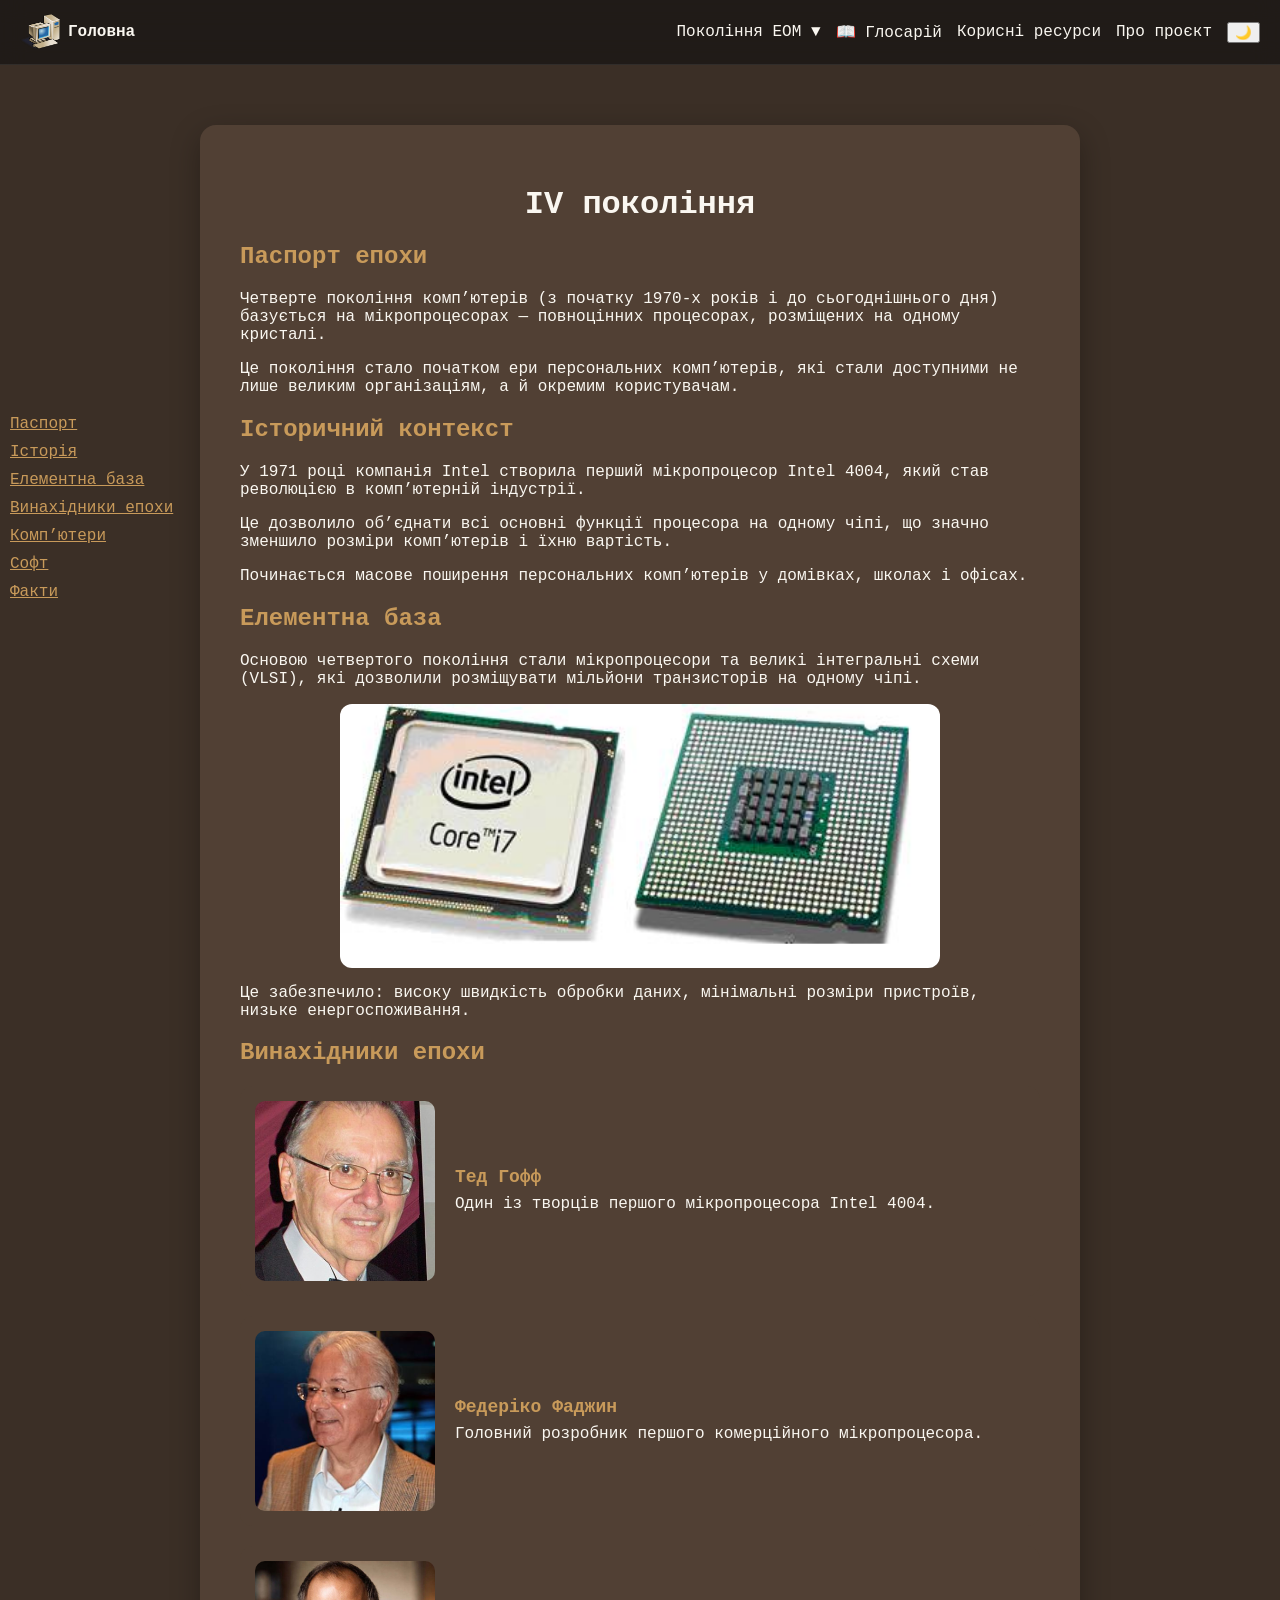
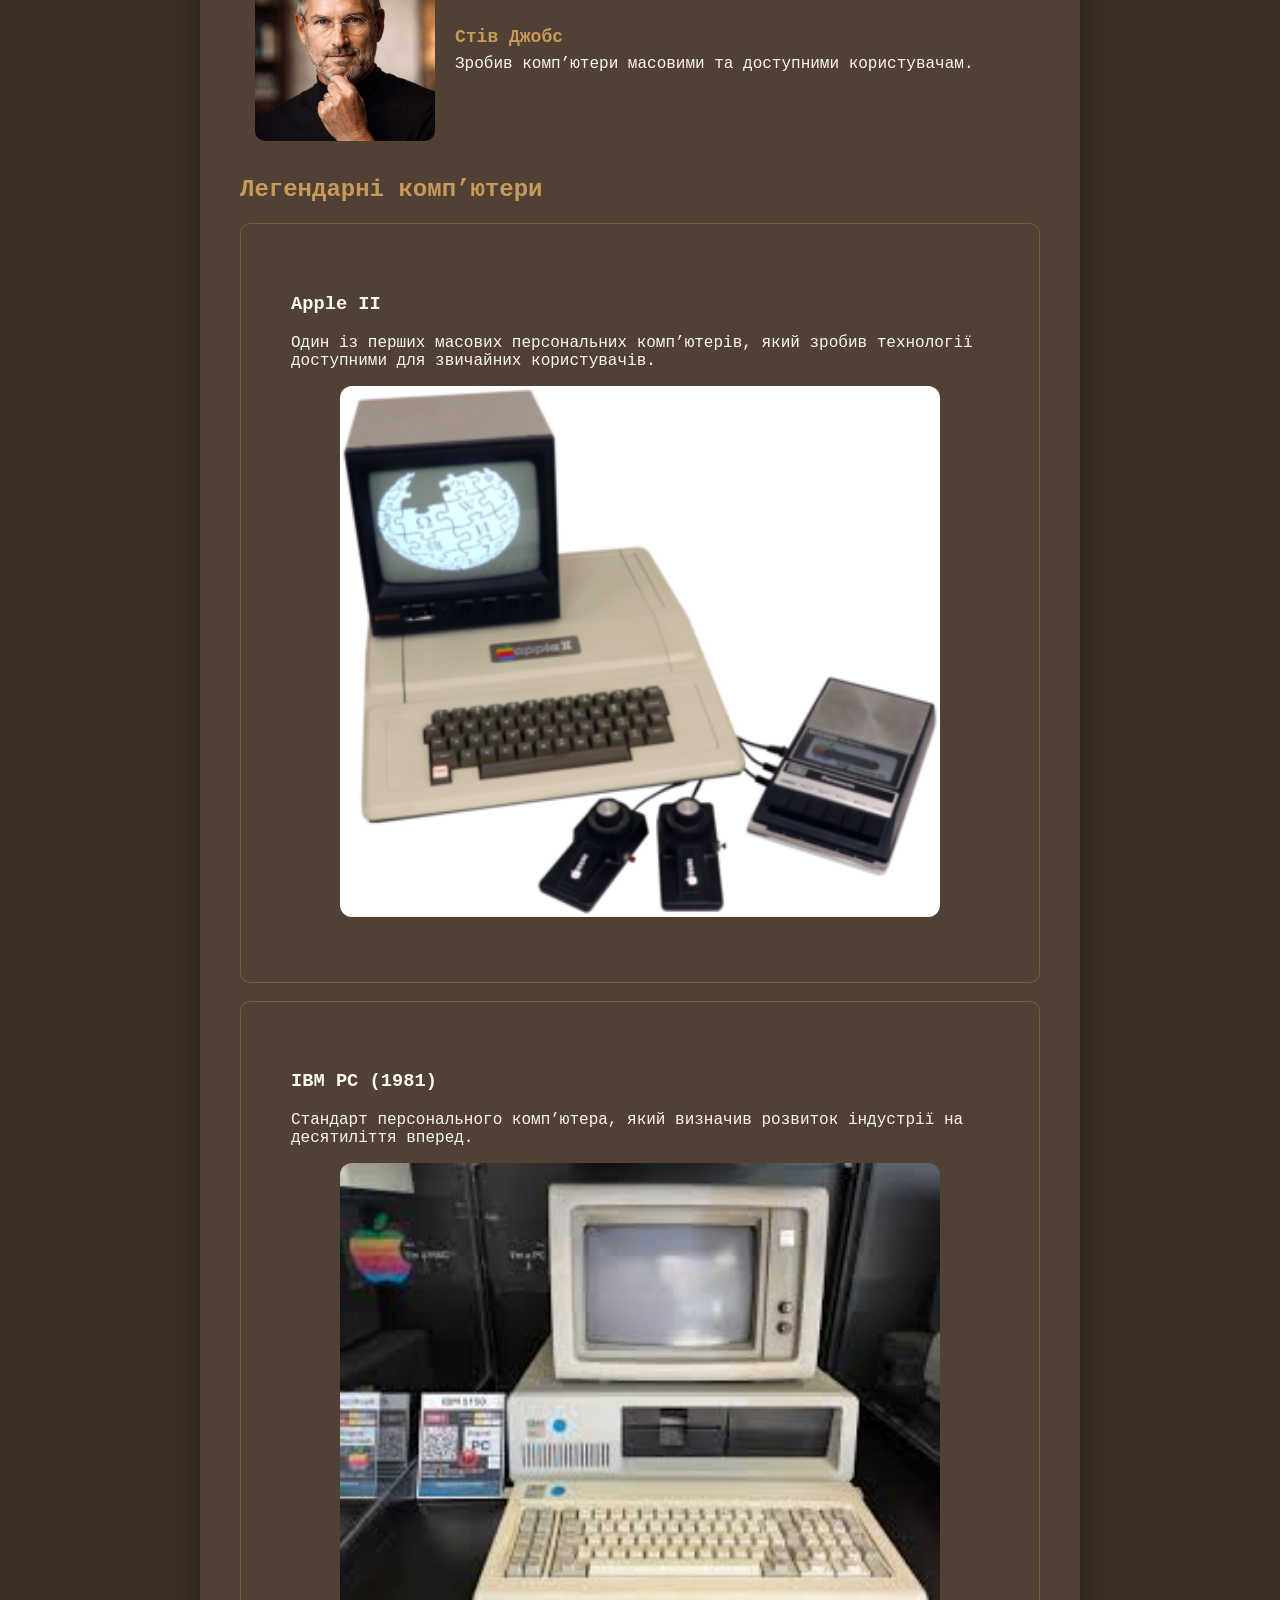
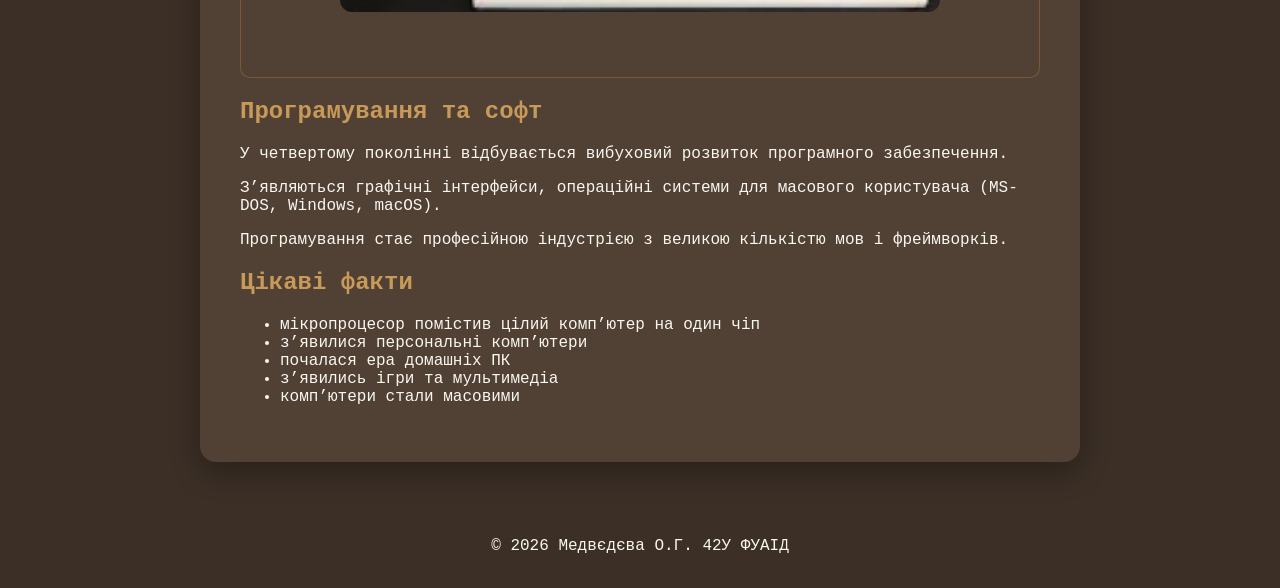
<file: gen4.html>
<!DOCTYPE html>
<html lang="uk">
<head>
<meta charset="UTF-8">
<meta name="viewport" content="width=device-width, initial-scale=1.0">
<title>IV покоління комп’ютерів</title>
<link rel="stylesheet" href="style.css">
</head>
<header class="page-header">
<a href="index.html" class="logo">
<img src="лого.png" alt="Лого" class="logo-img">Головна</a>
<div class="nav-actions">
<div class="dropdown">
            <a href="#">Покоління ЕОМ ▼</a>
            <div class="dropdown-content">
                <a href="gen1.html">I покоління</a>
                <a href="gen2.html">II покоління</a>
                <a href="gen3.html">III покоління</a>
                <a href="gen4.html">IV покоління</a>
                <a href="gen5.html">V покоління</a>
            </div>
        </div>
 <a href="glossary.html">📖 Глосарій</a>
 <a href="links.html">Корисні ресурси</a>
 <a href="about.html">Про проєкт</a>
 <button id="themeToggle">🌙</button>
</div>
</header>
<body>
<nav class="side-nav">
  <a href="#passport">Паспорт</a>
  <a href="#context">Історія</a>
  <a href="#base">Елементна база</a>
  <a href="#inventors1">Винахідники епохи</a>
  <a href="#machines">Комп’ютери</a>
  <a href="#software">Софт</a>
  <a href="#facts">Факти</a>
</nav>

<div class="page-wrapper">
<center><h1>IV покоління</h1></center>
<section id="passport">
  <h2>Паспорт епохи</h2>

  <p>
    Четверте покоління комп’ютерів (з початку 1970-х років і до сьогоднішнього дня)
    базується на мікропроцесорах — повноцінних процесорах, розміщених на одному кристалі.
  </p>

  <p>
    Це покоління стало початком ери персональних комп’ютерів, які стали доступними
    не лише великим організаціям, а й окремим користувачам.
  </p>
</section>

<section id="context">
  <h2>Історичний контекст</h2>

  <p>
    У 1971 році компанія Intel створила перший мікропроцесор Intel 4004,
    який став революцією в комп’ютерній індустрії.
  </p>

  <p>
    Це дозволило об’єднати всі основні функції процесора на одному чіпі,
    що значно зменшило розміри комп’ютерів і їхню вартість.
  </p>

  <p>
    Починається масове поширення персональних комп’ютерів у домівках, школах і офісах.
  </p>
</section>

<section id="base">
  <h2>Елементна база</h2>

  <p>
    Основою четвертого покоління стали мікропроцесори та великі інтегральні схеми (VLSI),
    які дозволили розміщувати мільйони транзисторів на одному чіпі.
  </p>

  <img src="13.jpg" class="text-img">

  <p>
    Це забезпечило:
    високу швидкість обробки даних,
    мінімальні розміри пристроїв,
    низьке енергоспоживання.
  </p>
</section>

<section id="inventors1">
<h2>Винахідники епохи</h2>
<div class = "inventor-row">
  <img src="23.jpg">
  <div>
    <b>Тед Гофф</b>
    <p>Один із творців першого мікропроцесора Intel 4004.</p>
  </div>
</div>

<div class = "inventor-row">
  <img src="24.jpg">
  <div>
    <b>Федеріко Фаджин</b>
    <p>Головний розробник першого комерційного мікропроцесора.</p>
  </div>
</div>

<div class = "inventor-row">
  <img src="25.jpg">
  <div>
    <b>Стів Джобс</b>
    <p>Зробив комп’ютери масовими та доступними користувачам.</p>
  </div>
</div>
</section> 

<section id="machines">
  <h2>Легендарні комп’ютери</h2>

  <div class="card">
    <h3>Apple II</h3>
    <p>
      Один із перших масових персональних комп’ютерів, який зробив технології доступними для звичайних користувачів.
    </p>
    <img src="14.png" class="text-img">
  </div>
<br>
  <div class="card">
    <h3>IBM PC (1981)</h3>
    <p>
      Стандарт персонального комп’ютера, який визначив розвиток індустрії на десятиліття вперед.
    </p>
   <img src="15.jpg" class="text-img">
  </div>

</section>

<section id="software">
  <h2>Програмування та софт</h2>

  <p>
    У четвертому поколінні відбувається вибуховий розвиток програмного забезпечення.
  </p>

  <p>
    З’являються графічні інтерфейси, операційні системи для масового користувача
    (MS-DOS, Windows, macOS).
  </p>

  <p>
    Програмування стає професійною індустрією з великою кількістю мов і фреймворків.
  </p>
</section>

<section id="facts">
  <h2>Цікаві факти</h2>

  <ul>
    <li>мікропроцесор помістив цілий комп’ютер на один чіп</li>
    <li>з’явилися персональні комп’ютери</li>
    <li>почалася ера домашніх ПК</li>
    <li>з’явились ігри та мультимедіа</li>
    <li>комп’ютери стали масовими</li>
  </ul>
</section>
</div>
<button id="toTop">▲</button>
<script src="main.js"></script>
<footer>© 2026 Медвєдєва О.Г. 42У ФУАІД</footer>
<br>
</body>
</html>
</file>
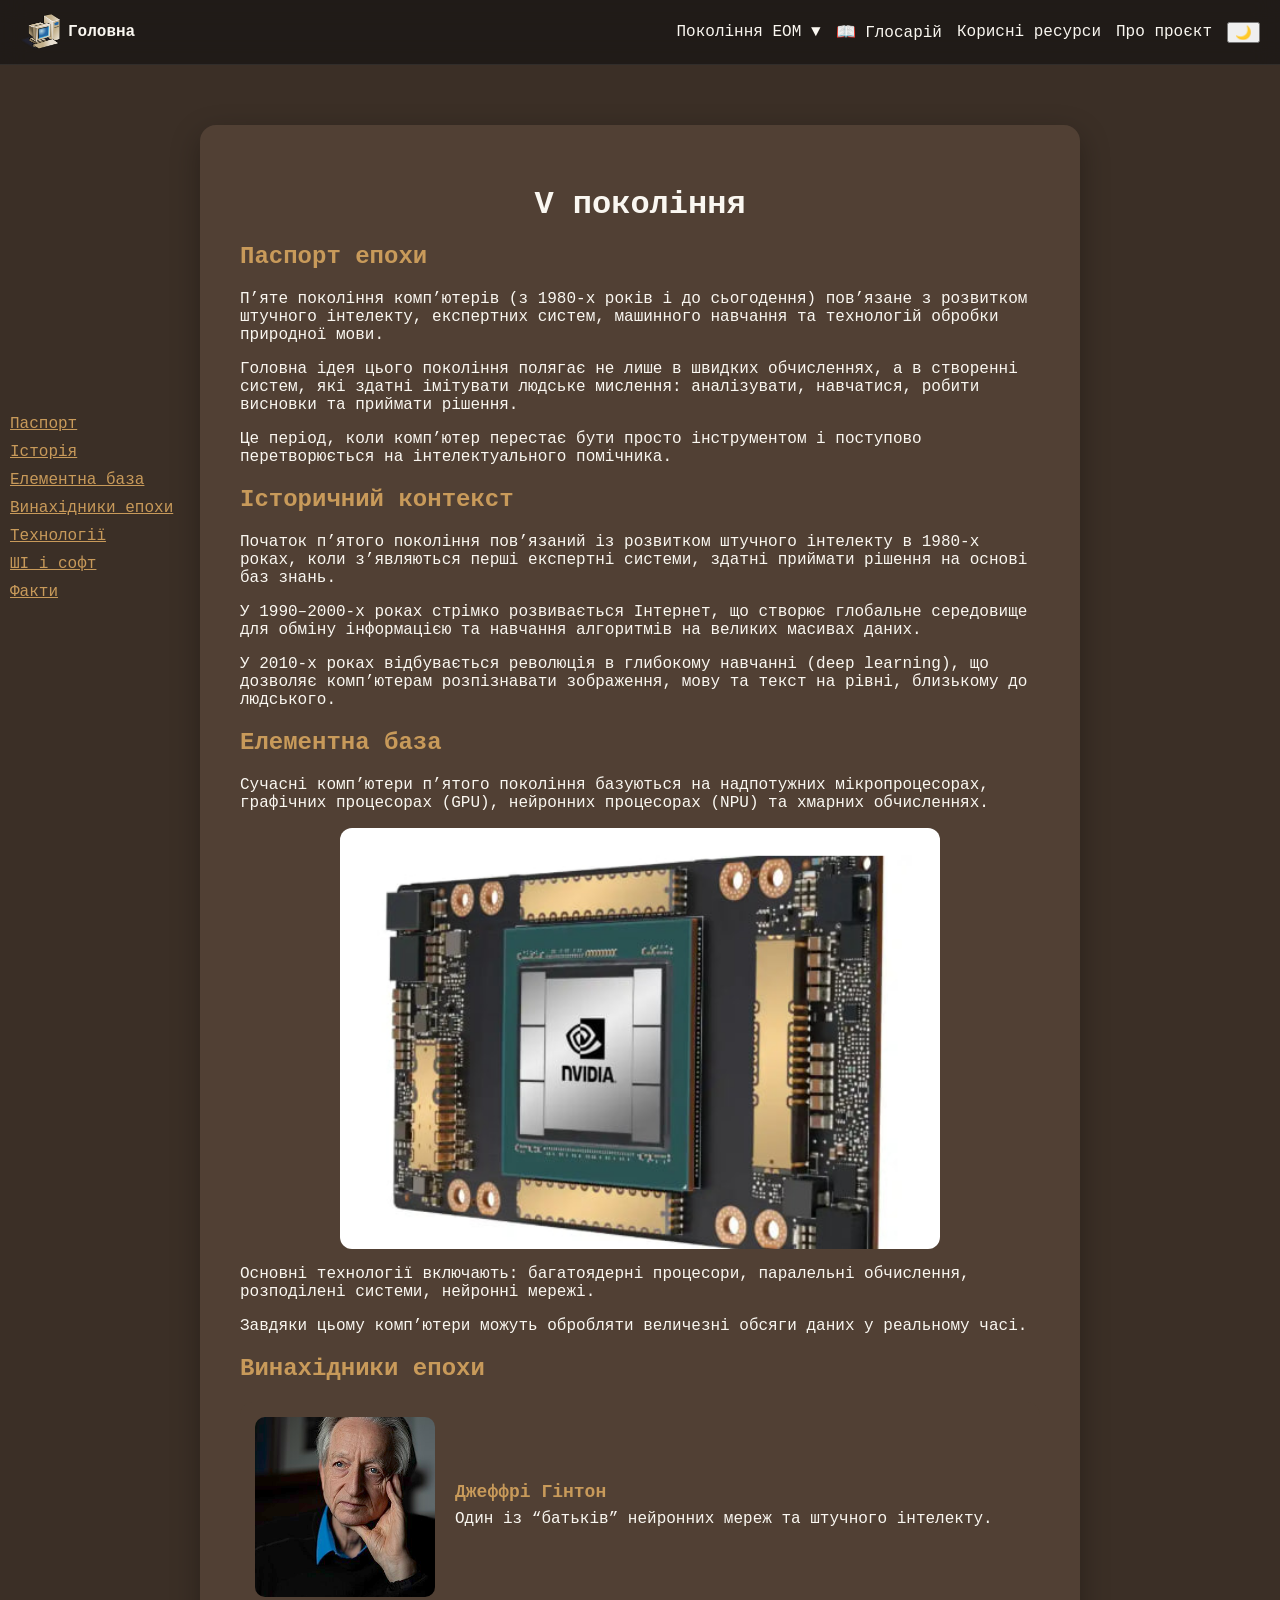
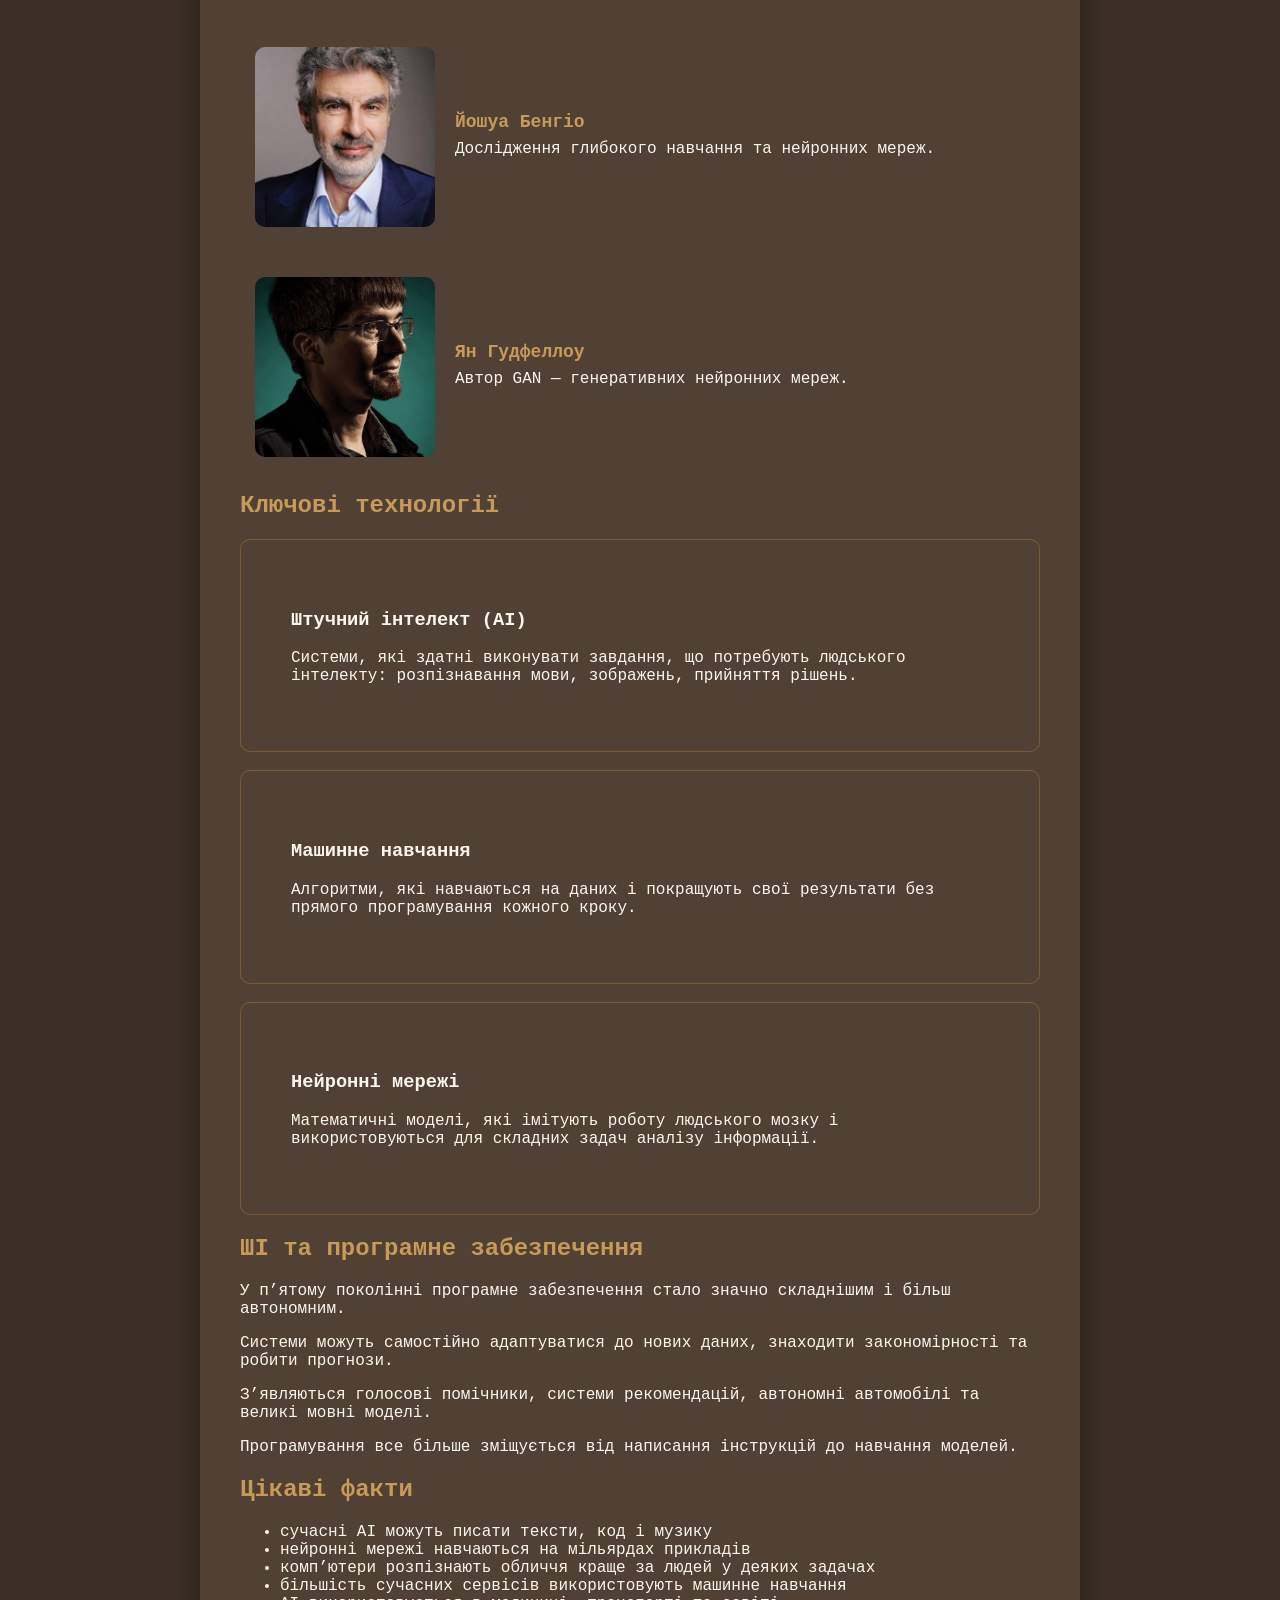
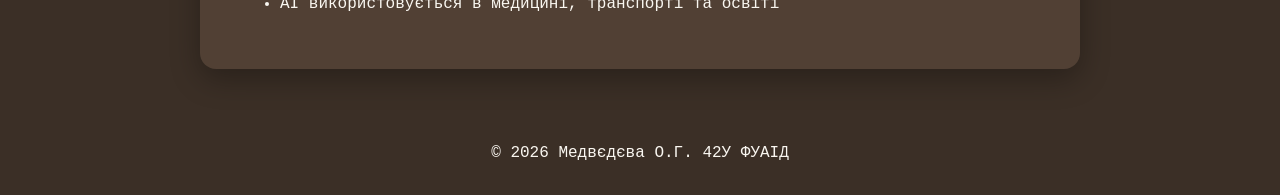
<file: gen5.html>
<!DOCTYPE html>
<html lang="uk">
<head>
<meta charset="UTF-8">
<meta name="viewport" content="width=device-width, initial-scale=1.0">
<title>V покоління комп’ютерів</title>
<link rel="stylesheet" href="style.css">
</head>
<header class="page-header">
<a href="index.html" class="logo">
<img src="лого.png" alt="Лого" class="logo-img">Головна</a>
<div class="nav-actions">
<div class="dropdown">
            <a href="#">Покоління ЕОМ ▼</a>
            <div class="dropdown-content">
                <a href="gen1.html">I покоління</a>
                <a href="gen2.html">II покоління</a>
                <a href="gen3.html">III покоління</a>
                <a href="gen4.html">IV покоління</a>
                <a href="gen5.html">V покоління</a>
            </div>
        </div>
 <a href="glossary.html">📖 Глосарій</a>
 <a href="links.html">Корисні ресурси</a>
 <a href="about.html">Про проєкт</a>
 <button id="themeToggle">🌙</button>
</div>
</header>
<body>
<nav class="side-nav">
  <a href="#passport">Паспорт</a>
  <a href="#context">Історія</a>
  <a href="#base">Елементна база</a>
  <a href="#inventors1">Винахідники епохи</a>
  <a href="#machines">Технології</a>
  <a href="#software">ШІ і софт</a>
  <a href="#facts">Факти</a>
</nav>

<div class="page-wrapper">
<center><h1>V покоління</h1></center>
<section id="passport">
  <h2>Паспорт епохи</h2>

  <p>
    П’яте покоління комп’ютерів (з 1980-х років і до сьогодення) пов’язане з розвитком
    штучного інтелекту, експертних систем, машинного навчання та технологій обробки природної мови.
  </p>

  <p>
    Головна ідея цього покоління полягає не лише в швидких обчисленнях, а в створенні систем,
    які здатні імітувати людське мислення: аналізувати, навчатися, робити висновки та приймати рішення.
  </p>

  <p>
    Це період, коли комп’ютер перестає бути просто інструментом і поступово перетворюється
    на інтелектуального помічника.
  </p>
</section>

<section id="context">
  <h2>Історичний контекст</h2>

  <p>
    Початок п’ятого покоління пов’язаний із розвитком штучного інтелекту в 1980-х роках,
    коли з’являються перші експертні системи, здатні приймати рішення на основі баз знань.
  </p>

  <p>
    У 1990–2000-х роках стрімко розвивається Інтернет, що створює глобальне середовище
    для обміну інформацією та навчання алгоритмів на великих масивах даних.
  </p>

  <p>
    У 2010-х роках відбувається революція в глибокому навчанні (deep learning),
    що дозволяє комп’ютерам розпізнавати зображення, мову та текст на рівні, близькому до людського.
  </p>
</section>

<section id="base">
  <h2>Елементна база</h2>

  <p>
    Сучасні комп’ютери п’ятого покоління базуються на надпотужних мікропроцесорах,
    графічних процесорах (GPU), нейронних процесорах (NPU) та хмарних обчисленнях.
  </p>

  <img src="16.jpg" class="text-img">

  <p>
    Основні технології включають:
    багатоядерні процесори,
    паралельні обчислення,
    розподілені системи,
    нейронні мережі.
  </p>

  <p>
    Завдяки цьому комп’ютери можуть обробляти величезні обсяги даних у реальному часі.
  </p>
</section>

<section id="inventors1">
<h2>Винахідники епохи</h2>
<div class = "inventor-row">
  <img src="26.jpg">
  <div>
    <b>Джеффрі Гінтон</b>
    <p>Один із “батьків” нейронних мереж та штучного інтелекту.</p>
  </div>
</div>

<div class = "inventor-row">
  <img src="27.jpg">
  <div>
    <b>Йошуа Бенгіо</b>
    <p>Дослідження глибокого навчання та нейронних мереж.</p>
  </div>
</div>

<div class = "inventor-row">
  <img src="28.jpg">
  <div>
    <b>Ян Гудфеллоу</b>
    <p>Автор GAN — генеративних нейронних мереж.</p>
  </div>
</div>
</section> 

<section id="machines">
  <h2>Ключові технології</h2>

  <div class="card">
    <h3>Штучний інтелект (AI)</h3>
    <p>
      Системи, які здатні виконувати завдання, що потребують людського інтелекту:
      розпізнавання мови, зображень, прийняття рішень.
    </p>
  </div>
<br>
  <div class="card">
    <h3>Машинне навчання</h3>
    <p>
      Алгоритми, які навчаються на даних і покращують свої результати без прямого програмування кожного кроку.
    </p>
  </div>
<br>
  <div class="card">
    <h3>Нейронні мережі</h3>
    <p>
      Математичні моделі, які імітують роботу людського мозку і використовуються
      для складних задач аналізу інформації.
    </p>
  </div>
</section>

<section id="software">
  <h2>ШІ та програмне забезпечення</h2>

  <p>
    У п’ятому поколінні програмне забезпечення стало значно складнішим і більш автономним.
  </p>

  <p>
    Системи можуть самостійно адаптуватися до нових даних, знаходити закономірності
    та робити прогнози.
  </p>

  <p>
    З’являються голосові помічники, системи рекомендацій, автономні автомобілі
    та великі мовні моделі.
  </p>

  <p>
    Програмування все більше зміщується від написання інструкцій до навчання моделей.
  </p>
</section>

<section id="facts">
  <h2>Цікаві факти</h2>

  <ul>
    <li>сучасні AI можуть писати тексти, код і музику</li>
    <li>нейронні мережі навчаються на мільярдах прикладів</li>
    <li>комп’ютери розпізнають обличчя краще за людей у деяких задачах</li>
    <li>більшість сучасних сервісів використовують машинне навчання</li>
    <li>AI використовується в медицині, транспорті та освіті</li>
  </ul>
</section>
</div>
<button id="toTop">▲</button>
<script src="main.js"></script>
<footer>© 2026 Медвєдєва О.Г. 42У ФУАІД</footer>
<br>
</body>
</html>
</file>
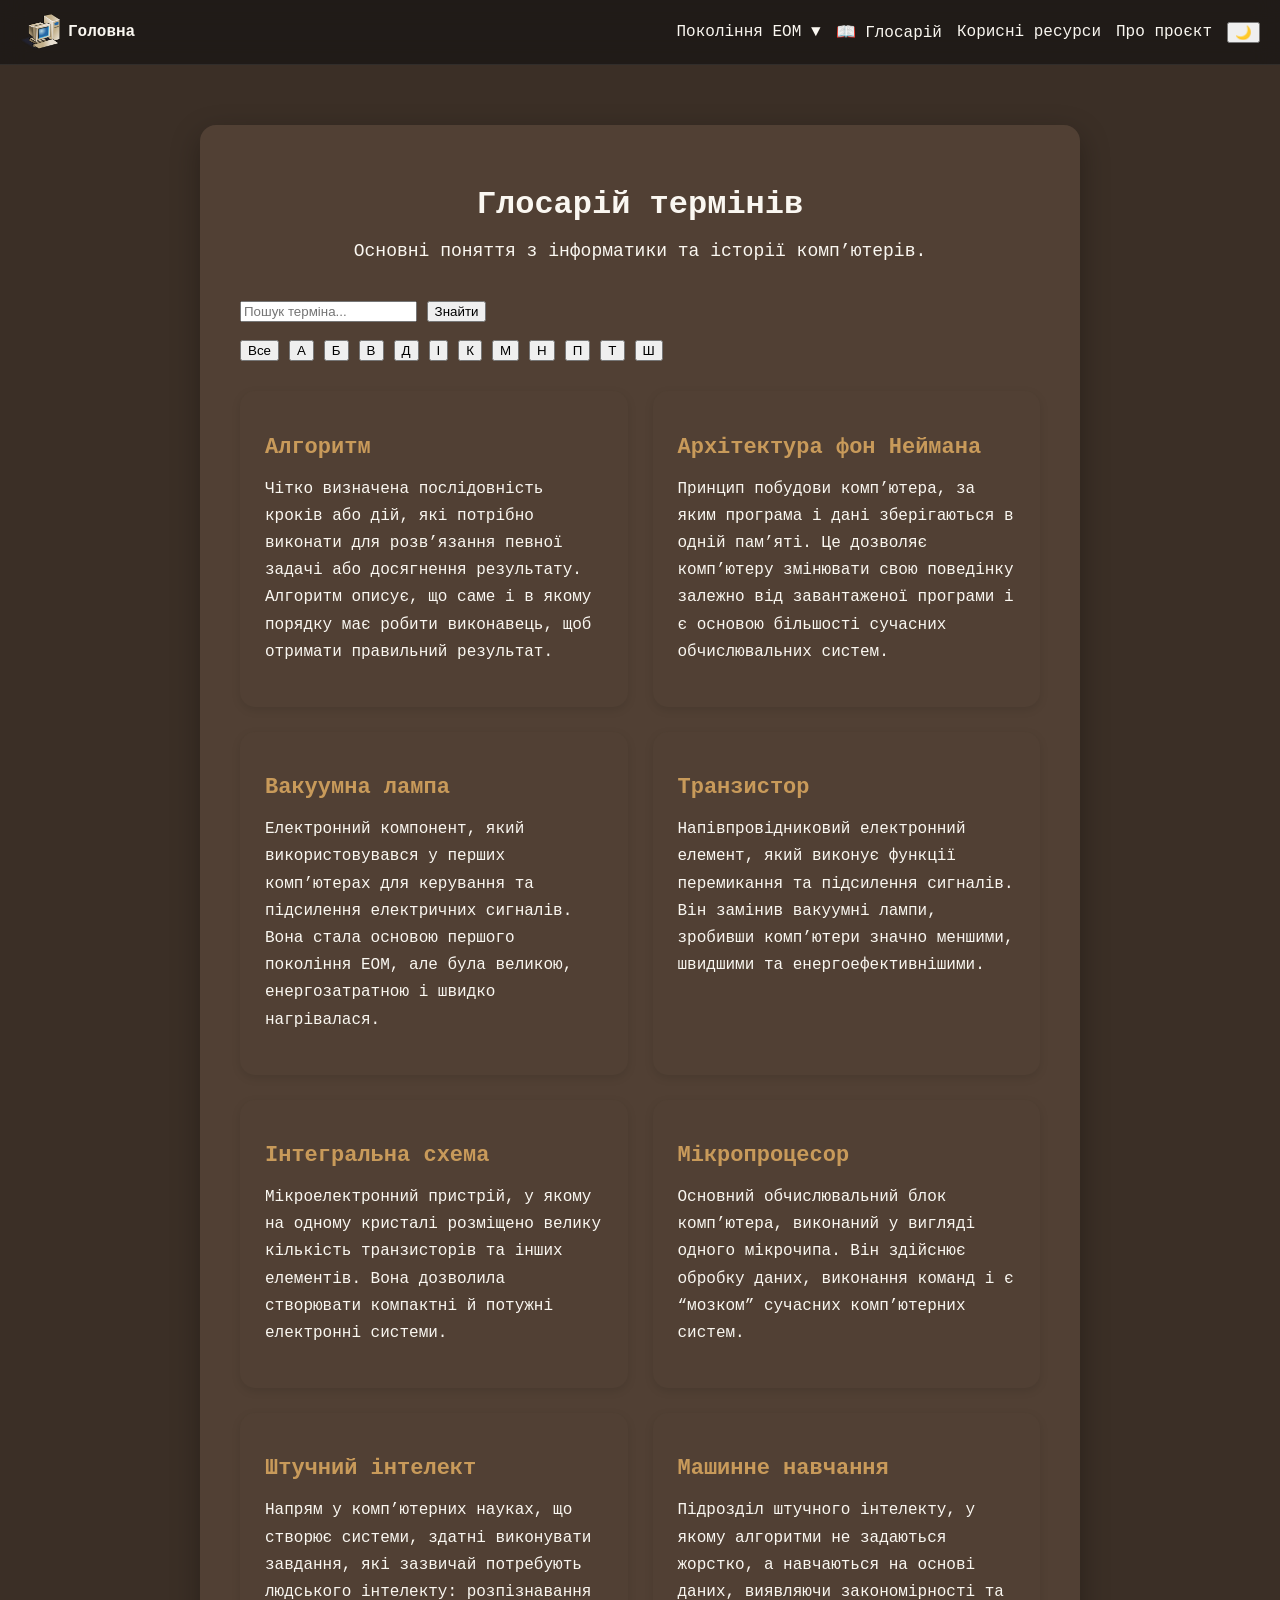
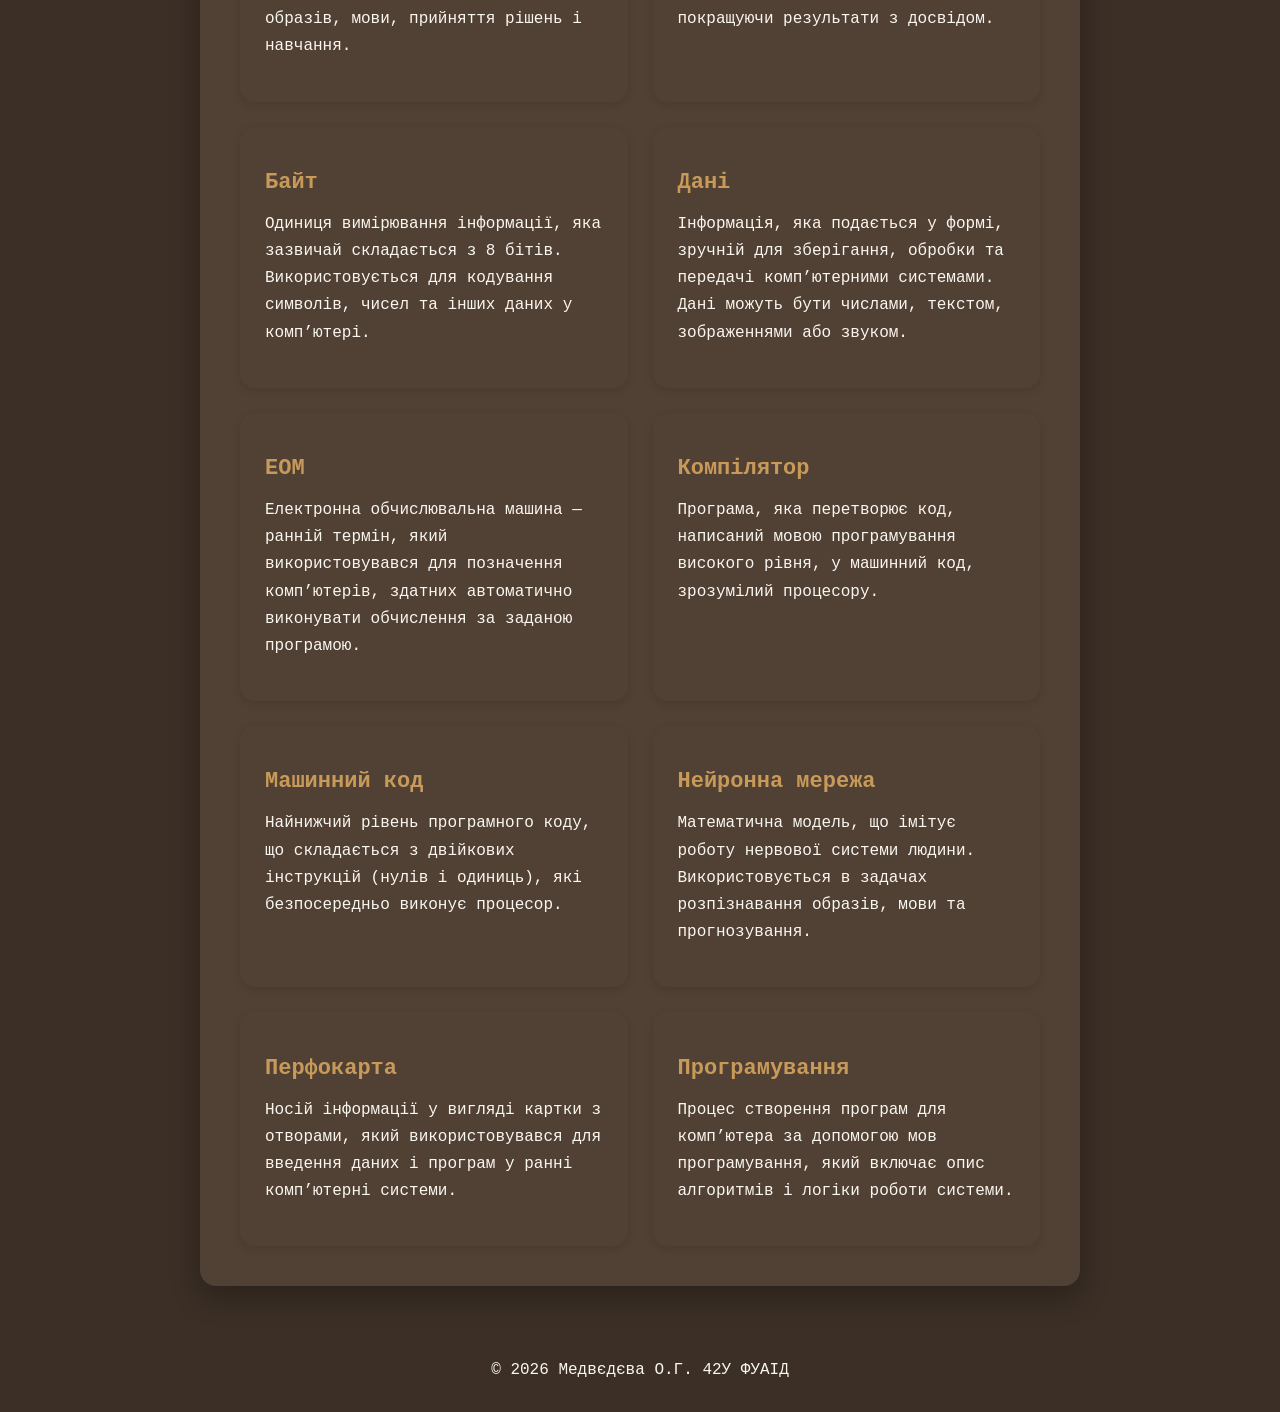
<file: glossary.html>
<!DOCTYPE html>
<html lang="uk">
<head>
<meta charset="UTF-8">
<meta name="viewport" content="width=device-width, initial-scale=1.0">
<title>Глосарій</title>
<link rel="stylesheet" href="style.css">
</head>
<body>
<header class="page-header">
<a href="index.html" class="logo">
<img src="лого.png" alt="Лого" class="logo-img">Головна</a>
<div class="nav-actions">
<div class="dropdown">
            <a href="#">Покоління ЕОМ ▼</a>
            <div class="dropdown-content">
                <a href="gen1.html">I покоління</a>
                <a href="gen2.html">II покоління</a>
                <a href="gen3.html">III покоління</a>
                <a href="gen4.html">IV покоління</a>
                <a href="gen5.html">V покоління</a>
            </div>
        </div>
 <a href="glossary.html">📖 Глосарій</a>
 <a href="links.html">Корисні ресурси</a>
 <a href="about.html">Про проєкт</a>
 <button id="themeToggle">🌙</button>
</div>
</header>
<div class="page-wrapper">
<center><h1>Глосарій термінів</h1></center>
<p class="intro">Основні поняття з інформатики та історії комп’ютерів.</p>

<div class="search-box-wrapper">
<input type="text" id="searchInput" placeholder="Пошук терміна...">
<button id="searchBtn">Знайти</button>
</div>
<br>
<div class="alphabet-nav">
  <button data-letter="all">Все</button>
  <button data-letter="А">А</button>
  <button data-letter="Б">Б</button>
  <button data-letter="В">В</button>
  <button data-letter="Д">Д</button>
  <button data-letter="І">І</button>
  <button data-letter="К">К</button>
  <button data-letter="М">М</button>
  <button data-letter="Н">Н</button>
  <button data-letter="П">П</button>
  <button data-letter="Т">Т</button>
  <button data-letter="Ш">Ш</button>
</div>

<div class="glossary-grid" id="glossary">

<div class="term-card"><h2>Алгоритм</h2><p>Чітко визначена послідовність кроків або дій, які потрібно виконати для розв’язання певної задачі або досягнення результату. 
Алгоритм описує, що саме і в якому порядку має робити виконавець, щоб отримати правильний результат.</p></div>

<div class="term-card"><h2>Архітектура фон Неймана</h2><p>Принцип побудови комп’ютера, за яким програма і дані зберігаються в одній пам’яті. 
Це дозволяє комп’ютеру змінювати свою поведінку залежно від завантаженої програми і є основою більшості сучасних обчислювальних систем.</p></div>

<div class="term-card"><h2>Вакуумна лампа</h2><p>Електронний компонент, який використовувався у перших комп’ютерах для керування та підсилення електричних сигналів. 
Вона стала основою першого покоління ЕОМ, але була великою, енергозатратною і швидко нагрівалася.</p></div>

<div class="term-card"><h2>Транзистор</h2><p>Напівпровідниковий електронний елемент, який виконує функції перемикання та підсилення сигналів. 
Він замінив вакуумні лампи, зробивши комп’ютери значно меншими, швидшими та енергоефективнішими.</p></div>

<div class="term-card"><h2>Інтегральна схема</h2><p>Мікроелектронний пристрій, у якому на одному кристалі розміщено велику кількість транзисторів та інших елементів. 
Вона дозволила створювати компактні й потужні електронні системи.</p></div>

<div class="term-card"><h2>Мікропроцесор</h2><p>Основний обчислювальний блок комп’ютера, виконаний у вигляді одного мікрочипа. 
Він здійснює обробку даних, виконання команд і є “мозком” сучасних комп’ютерних систем.</p></div>

<div class="term-card"><h2>Штучний інтелект</h2><p>Напрям у комп’ютерних науках, що створює системи, здатні виконувати завдання, які зазвичай потребують людського інтелекту: 
розпізнавання образів, мови, прийняття рішень і навчання.</p></div>

<div class="term-card"><h2>Машинне навчання</h2><p>Підрозділ штучного інтелекту, у якому алгоритми не задаються жорстко, 
а навчаються на основі даних, виявляючи закономірності та покращуючи результати з досвідом.</p></div>

<div class="term-card"><h2>Байт</h2><p>Одиниця вимірювання інформації, яка зазвичай складається з 8 бітів. 
Використовується для кодування символів, чисел та інших даних у комп’ютері.</p></div>

<div class="term-card"><h2>Дані</h2><p>Інформація, яка подається у формі, зручній для зберігання, обробки та передачі комп’ютерними системами. 
Дані можуть бути числами, текстом, зображеннями або звуком.</p></div>

<div class="term-card"><h2>ЕОМ</h2><p>Електронна обчислювальна машина — ранній термін, який використовувався для позначення комп’ютерів, 
здатних автоматично виконувати обчислення за заданою програмою.</p></div>

<div class="term-card"><h2>Компілятор</h2><p>Програма, яка перетворює код, написаний мовою програмування високого рівня, у машинний код, зрозумілий процесору.</p></div>

<div class="term-card"><h2>Машинний код</h2><p>Найнижчий рівень програмного коду, що складається з двійкових інструкцій (нулів і одиниць), які безпосередньо виконує процесор.</p></div>

<div class="term-card"><h2>Нейронна мережа</h2><p>Математична модель, що імітує роботу нервової системи людини. 
Використовується в задачах розпізнавання образів, мови та прогнозування.</p></div>

<div class="term-card"><h2>Перфокарта</h2><p>Носій інформації у вигляді картки з отворами, який використовувався для введення даних і програм у ранні комп’ютерні системи.</p></div>

<div class="term-card"><h2>Програмування</h2><p>Процес створення програм для комп’ютера за допомогою мов програмування, який включає опис алгоритмів і логіки роботи системи.</p></div>

</div>
</div>
<button id="toTop">▲</button>
<script src="main.js"></script>
<footer>© 2026 Медвєдєва О.Г. 42У ФУАІД</footer>
<br>
</body>
</html>
</file>
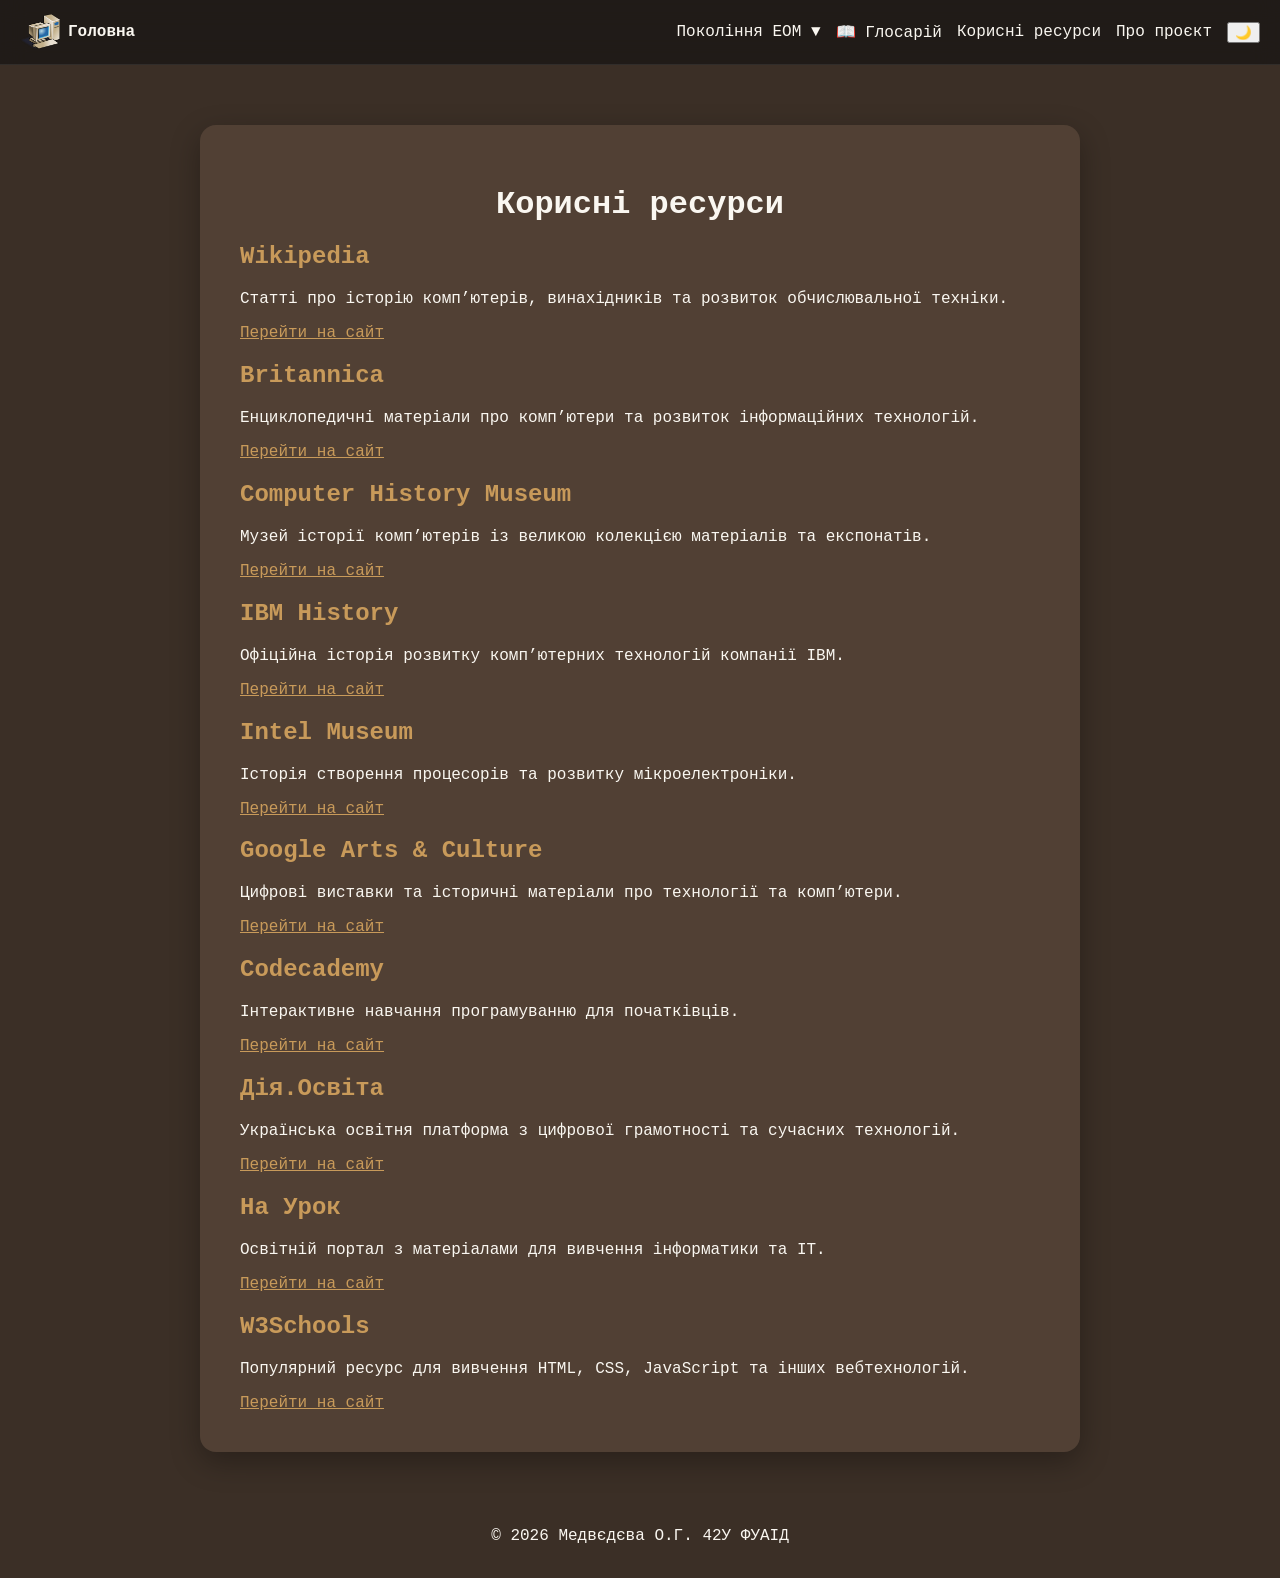
<file: links.html>
<!DOCTYPE html>
<html lang="uk">
<head>
<meta charset="UTF-8">
<meta name="viewport" content="width=device-width, initial-scale=1.0">
<title>Покоління комп’ютерів</title>
<link rel="stylesheet" href="style.css">
</head>
<body>
<header class="page-header">
<a href="index.html" class="logo">
<img src="лого.png" alt="Лого" class="logo-img">Головна</a>
<div class="nav-actions">
<div class="dropdown">
            <a href="#">Покоління ЕОМ ▼</a>
            <div class="dropdown-content">
                <a href="gen1.html">I покоління</a>
                <a href="gen2.html">II покоління</a>
                <a href="gen3.html">III покоління</a>
                <a href="gen4.html">IV покоління</a>
                <a href="gen5.html">V покоління</a>
            </div>
        </div>
 <a href="glossary.html">📖 Глосарій</a>
 <a href="links.html">Корисні ресурси</a>
 <a href="about.html">Про проєкт</a>
 <button id="themeToggle">🌙</button>
</div>
</header>
<body>
<div class="page-wrapper">
<center><h1>Корисні ресурси</h1></center>

<h2>Wikipedia</h2>
<p>Статті про історію комп’ютерів, винахідників та розвиток обчислювальної техніки.</p>
<a href="https://uk.wikipedia.org/wiki/Комп%27ютер" target="_blank">Перейти на сайт</a>

<h2>Britannica</h2>
<p>Енциклопедичні матеріали про комп’ютери та розвиток інформаційних технологій.</p>
<a href="https://www.britannica.com/technology/computer" target="_blank">Перейти на сайт</a>

<h2>Computer History Museum</h2>
<p>Музей історії комп’ютерів із великою колекцією матеріалів та експонатів.</p>
<a href="https://www.computerhistory.org" target="_blank">Перейти на сайт</a>

<h2>IBM History</h2>
<p>Офіційна історія розвитку комп’ютерних технологій компанії IBM.</p>
<a href="https://www.ibm.com/history" target="_blank">Перейти на сайт</a>

<h2>Intel Museum</h2>
<p>Історія створення процесорів та розвитку мікроелектроніки.</p>
<a href="https://www.intel.com/content/www/us/en/history/museum.html" target="_blank">Перейти на сайт</a>

<h2>Google Arts & Culture</h2>
<p>Цифрові виставки та історичні матеріали про технології та комп’ютери.</p>
<a href="https://artsandculture.google.com" target="_blank">Перейти на сайт</a>

<h2>Codecademy</h2>
<p>Інтерактивне навчання програмуванню для початківців.</p>
<a href="https://www.codecademy.com" target="_blank">Перейти на сайт</a>

<h2>Дія.Освіта</h2>
<p>Українська освітня платформа з цифрової грамотності та сучасних технологій.</p>
<a href="https://osvita.diia.gov.ua" target="_blank">Перейти на сайт</a>

<h2>На Урок</h2>
<p>Освітній портал з матеріалами для вивчення інформатики та ІТ.</p>
<a href="https://naurok.com.ua" target="_blank">Перейти на сайт</a>

<h2>W3Schools</h2>
<p>Популярний ресурс для вивчення HTML, CSS, JavaScript та інших вебтехнологій.</p>
<a href="https://www.w3schools.com" target="_blank">Перейти на сайт</a>

</div>
<button id="toTop">▲</button>
<script src="main.js"></script>
<footer>© 2026 Медвєдєва О.Г. 42У ФУАІД</footer>
<br>
</body>
</html>
</file>
<file: style.css>
/* CSS ЗМІННІ ТА ТЕМИ*/
:root{
    --bg:#3b2f26;
    --card:#514034;
    --text:#faf7f1;
    --accent:#c89a5a;
}
body.light-theme{
    --bg:#efe3d2;
    --card:#fcf7ef;
    --text:#30251c;
    --accent:#9a6730;
}


/*БАЗОВІ СТИЛІ*/
body {
    margin: 0;
    font-family: "Courier New", monospace;
    background: var(--bg);
    color: var(--text);
    transition: 0.3s ease;
}
h1 {
    text-align: center;
    margin-bottom: 15px;
}
h2{
    color: var(--accent);
}
footer {
    background: var(--bg);
    color: var(--text);
    text-align: center;
    padding: 15px;
}
  
  
/*ОСНОВНІ КОНТЕЙНЕРИ*/
.page-wrapper {
    max-width: 800px;
    margin: 60px auto;
    padding: 40px;
    background: var(--card);
    border-radius: 16px;
    box-shadow: 0 10px 30px rgba(0, 0, 0, 0.3);
}
.section {
    margin-bottom: 40px;
}
.section h2 {
    border-left: 4px solid var(--accent);
    padding-left: 12px;
}


/*ШАПКА САЙТУ*/
.page-header {
    position: sticky;
    top: 0;
    z-index: 1000;
    display: flex;
    justify-content: space-between;
    align-items: center;
    padding: 12px 20px;
    background: rgba(15, 15, 15, 0.6);
    backdrop-filter: blur(12px);
    -webkit-backdrop-filter: blur(12px);
    border-bottom: 1px solid rgba(255, 255, 255, 0.08);
}
body.light-theme .page-header {
    background: rgba(255, 255, 255, 0.7);
    border-bottom: 1px solid rgba(0, 0, 0, 0.1);
}
.logo {
    display: flex;
    align-items: center;
    gap: 8px;
    text-decoration: none;
    color: var(--text);
    font-weight: bold;
}
.logo-img {
    width: 40px;
    height: 40px;
    object-fit: contain;
}
.nav-actions {
    display: flex;
    align-items: center;
    gap: 15px;
}
.nav-actions a {
    text-decoration: none;
    color: var(--text);
}


/*ГОЛОВНА СТОРІНКА (HERO)*/
.hero {
    text-align: center;
    padding: 120px 30px;
    background-image: url("2.png");
    background-size: cover;
    background-position: center;
	color: #fff;
}
.search-box {
    margin: 25px 0;
}
.search-box input {
    width: 300px;
    padding: 10px;
}


/* КАРТКИ НАВІГАЦІЇ */
.nav-cards, .extra {
    display: flex;
    justify-content: center;
    flex-wrap: wrap;
    gap: 15px;
}
.card {
    background: var(--card);
    color: var(--text);
    padding: 50px;
    text-decoration: none;
    border-radius: 10px;
    transition: transform 0.3s;
	border:1px solid rgba(199,138,59,.35);
}
.card:hover {
    transform: scale(1.05);
}


/*БІЧНЕ МЕНЮ*/
.side-nav {
    position: fixed;
    left: 0;
    top: 45%;
    display: flex;
    flex-direction: column;
    gap: 10px;
	padding: 10px;
}


/*КНОПКА ВГОРУ*/
#toTop {
    position: fixed;
    right: 20px;
    bottom: 20px;
    width: 30px;
    height: 30px;
}


/* ГАЛЕРЕЯ */

.gallery{
    display:flex;
    gap:15px;
    overflow-x:auto;
    overflow-y:hidden;
    padding:40px;
    scroll-behavior:smooth;
    scrollbar-width:none;
}

.gallery::-webkit-scrollbar{
    display:none;
}

.gallery img{
    width:300px;
    height:200px;
    flex-shrink:0;
    object-fit:cover;
    border-radius:12px;
    transition:transform .3s;
}

.gallery img:hover{
    transform:scale(1.05);
}

/*СТОРІНКА ГЛОСАРІЯ*/

/* Вступний текст */
.intro {
    text-align: center;
    margin-bottom: 40px;
    font-size: 18px;
}
/* Поле пошуку */
.search-box {
    margin: 25px 0;
}
/* Алфавітний фільтр */
.alphabet-nav {
    display: flex;
    flex-wrap: wrap;
    gap: 10px;
    margin-bottom: 30px;
}
.alphabet-nav a {
    text-decoration: none;
    background: var(--card);
    color: var(--text);
    padding: 10px 14px;
    border-radius: 8px;
    transition: transform 0.3s;
}
.alphabet-nav a:hover {
    transform: translateY(-3px);
}
/* Заголовок літери */
.letter-title {
    margin: 30px 0;
    padding-bottom: 10px;
    border-bottom: 2px solid var(--accent);
}
/* Сітка термінів */
.glossary-grid {
    display: grid;
    grid-template-columns: repeat(auto-fit, minmax(320px, 1fr));
    gap: 25px;
}
/* Картка терміна */
.term-card {
    background: var(--card);
    padding: 25px;
    border-radius: 15px;
    box-shadow: 0 3px 10px rgba(0, 0, 0, 0.1);
    transition: transform 0.3s;
}
.term-card:hover {
    transform: translateY(-5px);
}
/* Назва терміна */
.term-card h2 {
    margin-bottom: 15px;
    color: var(--accent);
    font-size: 22px;
}
/* Опис терміна */
.term-card p {
    line-height: 1.7;
}


/*КАРТКИ ВИНАХІДНИКІВ*/
.inventors-grid {
    display: grid;
    grid-template-columns: repeat(auto-fit, minmax(220px, 1fr));
    gap: 20px;
	padding: 50px;
}
.inventor-card {
    background: var(--card);
    padding: 15px;
    border-radius: 16px;
    overflow: hidden;
    text-align: center;
    box-shadow: 0 8px 20px rgba(0, 0, 0, 0.25);
    transition: transform 0.3s;
}
.inventor-card:hover {
    transform: translateY(-5px);
}
.inventor-card img {
    width: 100%;
    height: 300px;
    object-fit: cover;
    border-radius: 12px;
}
.inventor-card h3 {
    margin: 10px 0 5px;
    color: var(--accent);
}
.inventor-card p {
    font-size: 14px;
    line-height: 1.4;
}


/*ВІДЕО */
.video {
    margin: 50px 0;
    text-align: center;
}
.video-wrapper {
    position: relative;
    width: 100%;
    max-width: 800px;
    margin: 0 auto;
    aspect-ratio: 16 / 9;
}
.video-wrapper iframe {
    width: 100%;
    height: 100%;
    border: none;
    border-radius: 12px;
}


/*СТОРІНКА ПРО ПРОЄКТ*/
.about-grid {
    display: grid;
    grid-template-columns: repeat(auto-fit, minmax(350px, 1fr));
    gap: 25px;
    margin-top: 30px;
	padding: 30px;
}
.about-card {
    background: var(--card);
    padding: 30px;
    border-radius: 16px;
    box-shadow: 0 8px 20px rgba(0, 0, 0, 0.2);
}
.about-card h2 {
    margin-top: 0;
    color: var(--accent);
}

.about-card p {
    line-height: 1.6;
}

/*БАНЕР*/
.banner{
  margin: 30px auto;
  padding: 30px;
  max-width: 100%;
  text-align: center;
  color: white;
  background: linear-gradient(-45deg,#d9c7a3,#f5deb3,#8ecae6,#bde0fe);
  background-size: 300% 300%;
  animation: gradientMove 6s ease infinite;
	color:#2d241c;
}
.banner h1{
  margin: 0;
  font-size: 26px;
}
.banner p{
  margin-top: 10px;
  opacity: 0.9;
	color:#3f3329;
}
/* анімація руху градієнта */
@keyframes gradientMove{
  0%{
    background-position: 0% 50%;
  }
  50%{
    background-position: 100% 50%;
  }
  100%{
    background-position: 0% 50%;
  }
}

/*ВИНАХІДНИКИ ЕПОХИ*/
.inventor-row{
  display: flex;
  gap: 20px;
  align-items: center;
  margin-bottom: 20px;
  background: var(--card);
  padding: 15px;
  border-radius: 12px;
}
.inventor-row img{
  width: 180px;
  height: 180px;
  object-fit: cover;
  border-radius: 10px;
  flex-shrink: 0;
}
.inventor-row b{
  font-size: 18px;
  color: var(--accent);
}
.inventor-row p{
  margin: 5px 0 0;
  line-height: 1.5;
}


/*КОЛІР ПОСИЛАНЬ*/
a{
    color:var(--accent);
}
a:hover{
    color:#e4b97c;
}



/*АДАПТИВНІСТЬ*/

@media (max-width: 768px) {

  .page-header {
    flex-wrap: wrap;
    gap: 10px;
    padding: 10px;
  }

  .nav-actions {
    flex-wrap: wrap;
    justify-content: center;
  }

  .nav-links {
    display: none;
  }

  .card {
    padding: 25px;
  }

  .hero {
    padding: 70px 15px;
  }

  .search-box input {
    width: 100%;
  }

  .gallery {
    padding: 20px;
  }

  .gallery img {
    width: 220px;
    height: 150px;
  }

  .page-wrapper {
    margin: 20px;
    padding: 20px;
  }

  .side-nav {
    display: none;
  }
}


/* телефони */
@media (max-width: 600px) {

  .hero {
    padding: 60px 10px;
  }

  .gallery img {
    width: 180px;
    height: 130px;
  }

  .search-box input {
    max-width: 100%;
  }
}


/* винахідники */
@media (max-width: 600px) {
  .inventor-row {
    flex-direction: column;
    text-align: center;
  }

  .inventor-row img {
    width: 100%;
    height: auto;
  }
}

.text-img {
  width: 100%;
  max-width: 600px;
  height: auto;
  display: block;
  margin: 15px auto;
  border-radius: 12px;
}
.about-img{
  width: 200px;
  border-radius: 12px;
  flex-shrink: 0;
}


/* Випадаюче меню */
.dropdown{
    position:relative;
}
.dropdown-content{
    display:none;
    position:absolute;
    background:var(--card);
    min-width:180px;
    border-radius:8px;
}
.dropdown-content a{
    display:block;
    padding:10px;
}
.dropdown:hover .dropdown-content{
    display:block;
}



.decoder-section {
  margin: 50px auto;
  padding: 20px;
}
.decoder-box {
  max-width: 500px;
  margin: 0 auto;
  padding: 20px;
  border: 2px solid #2c3e50;
  border-radius: 12px;
  background: #f4f6f8;
  text-align: center;
  color: black
}
.decoder-box input {
  width: 90%;
  padding: 10px;
  margin: 10px 0;
  border-radius: 6px;
  border: 1px solid #aaa;
}
.decoder-box button {
  padding: 10px 15px;
  border: none;
  background: #3b2f26;
  color: white;
  border-radius: 6px;
  cursor: pointer;
  margin-top: 5px;
}
.output {
  margin-top: 15px;
  font-family: monospace;
  word-break: break-word;
  background: #fff;
  padding: 10px;
  border-radius: 6px;
  border: 1px dashed #aaa;
  color: black
}
</file>
